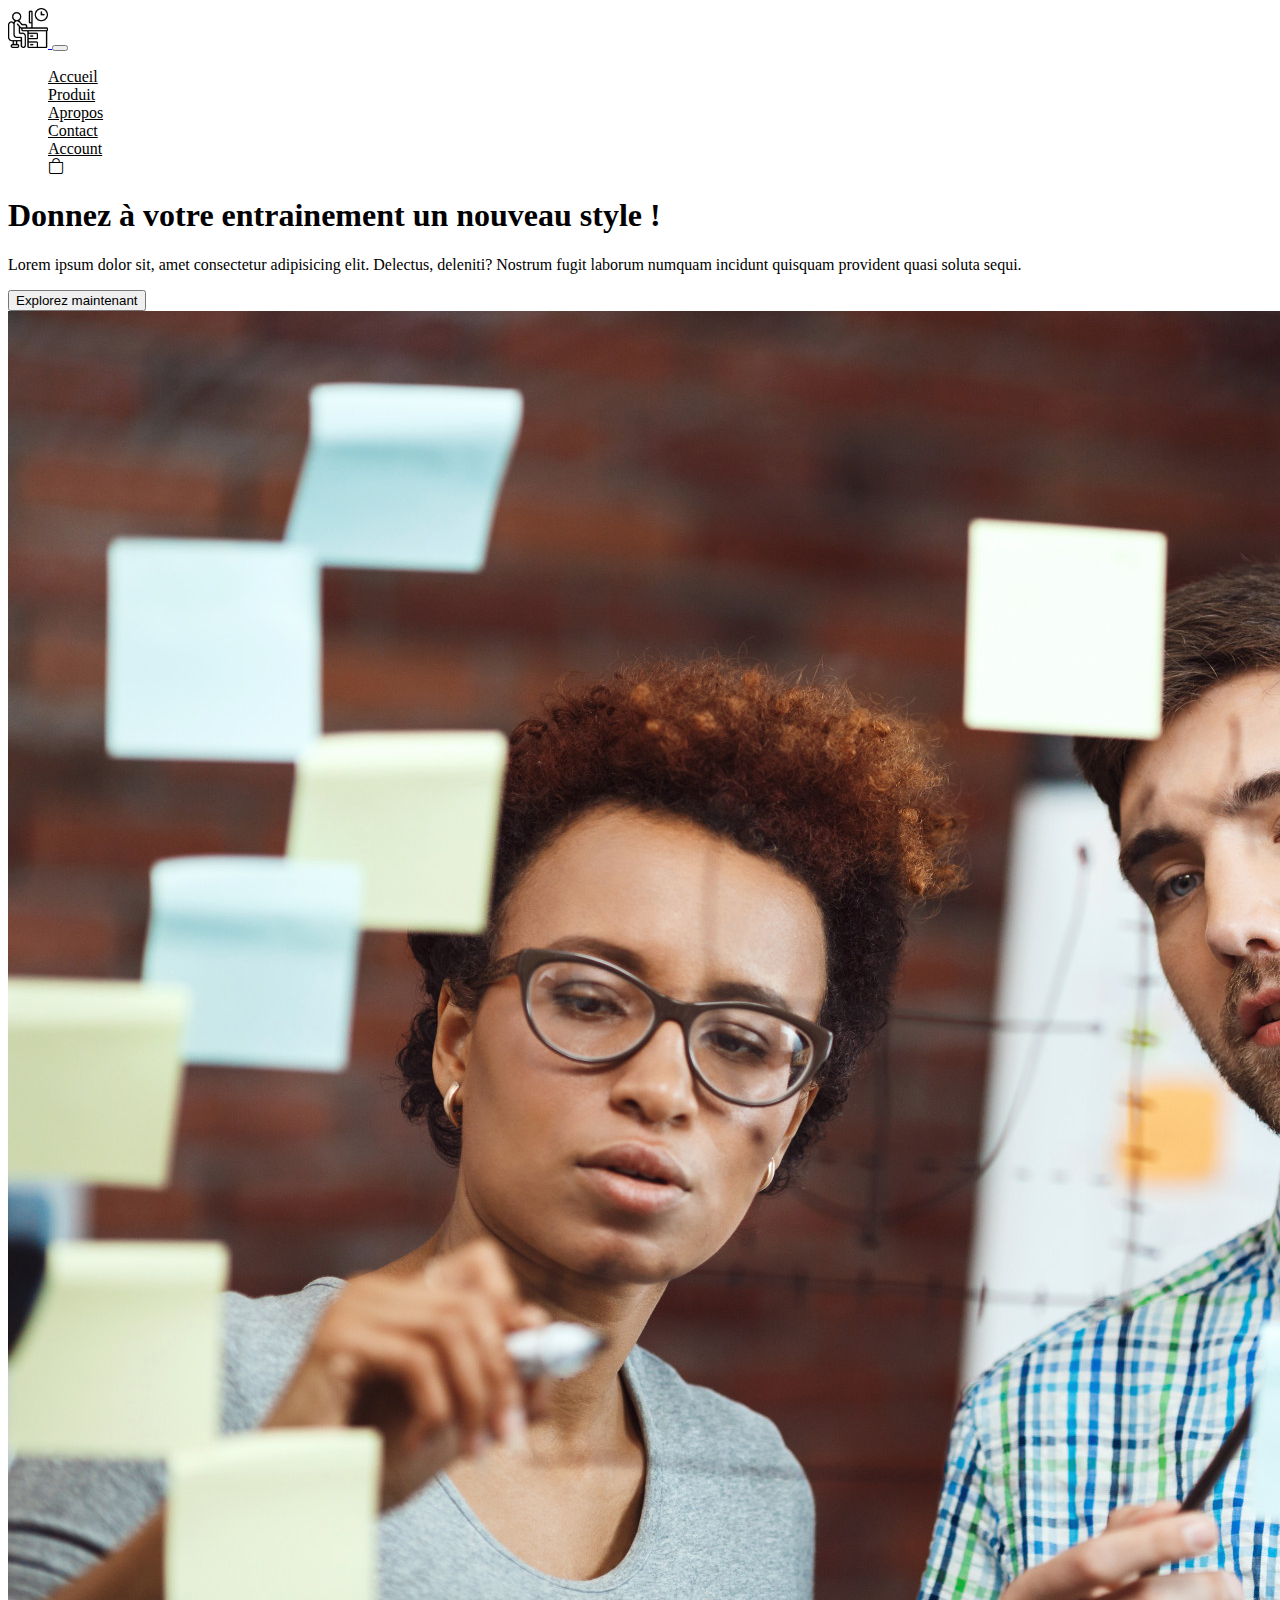
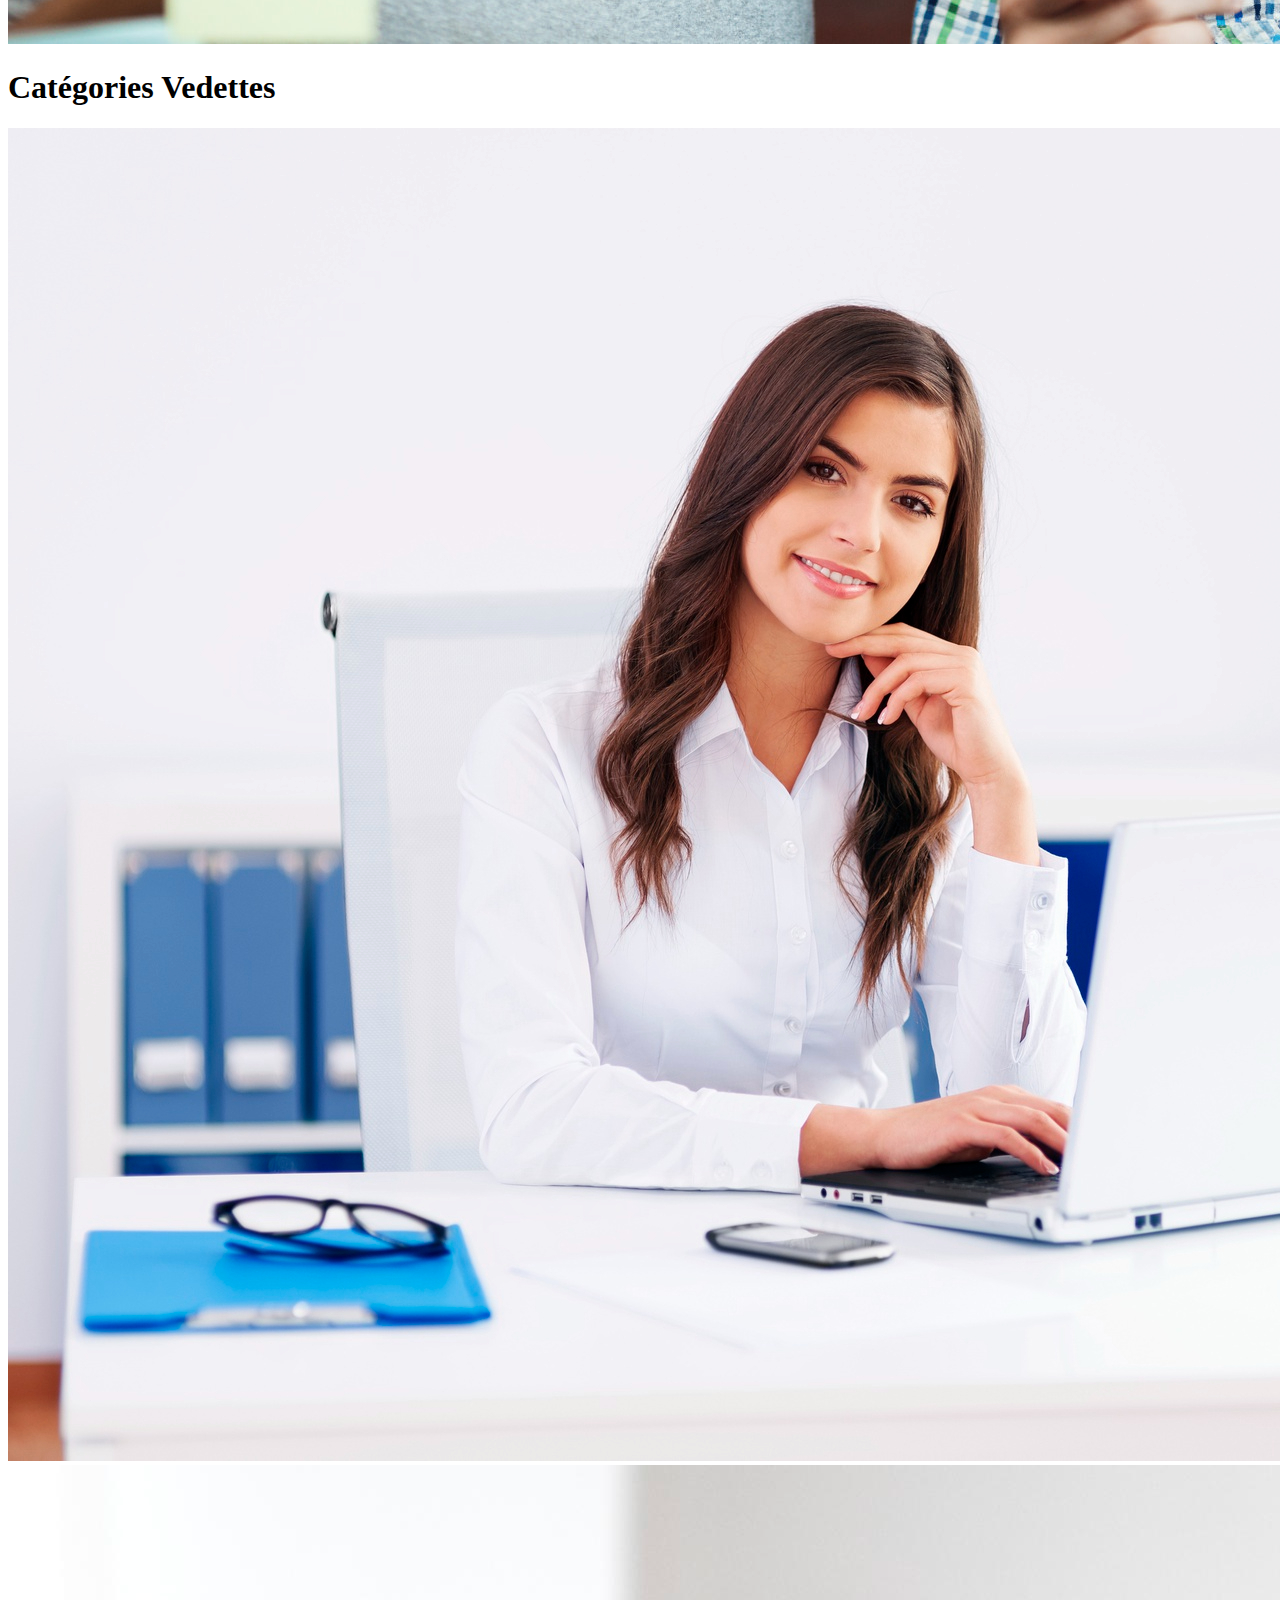
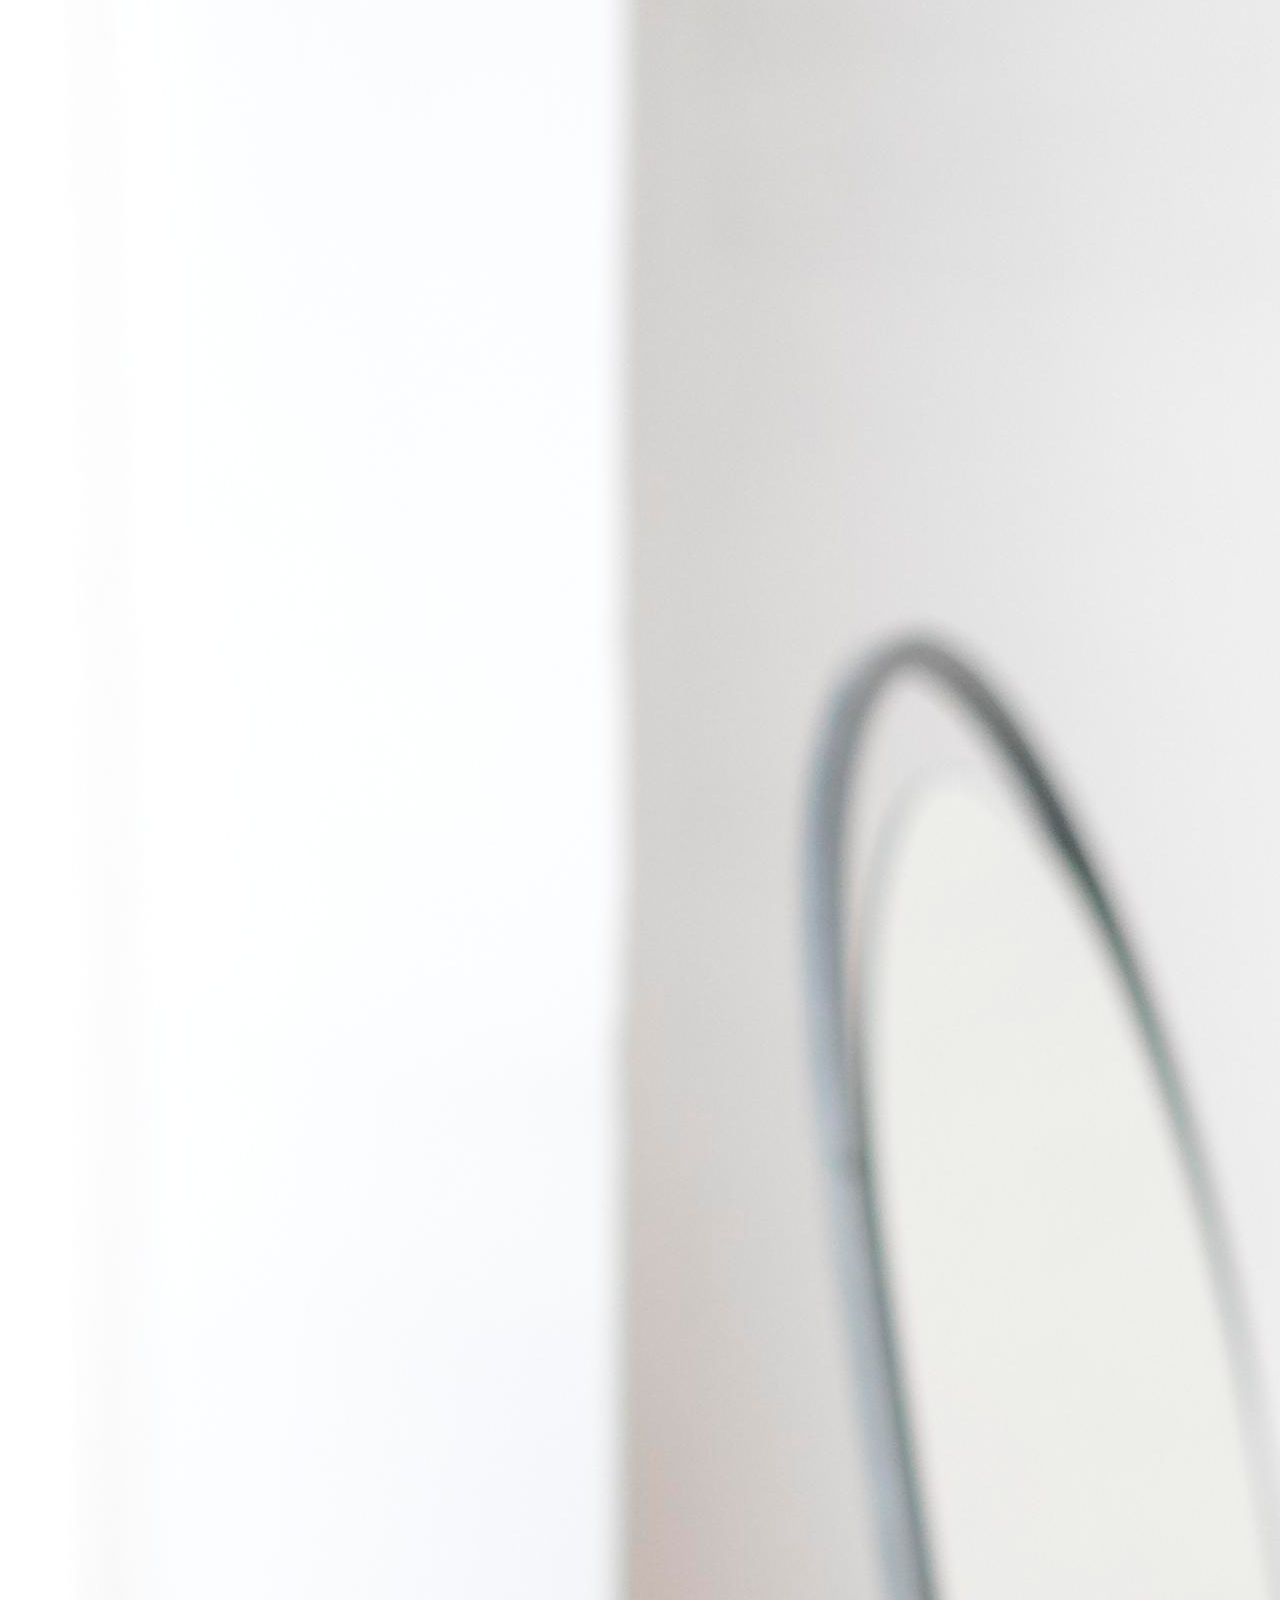
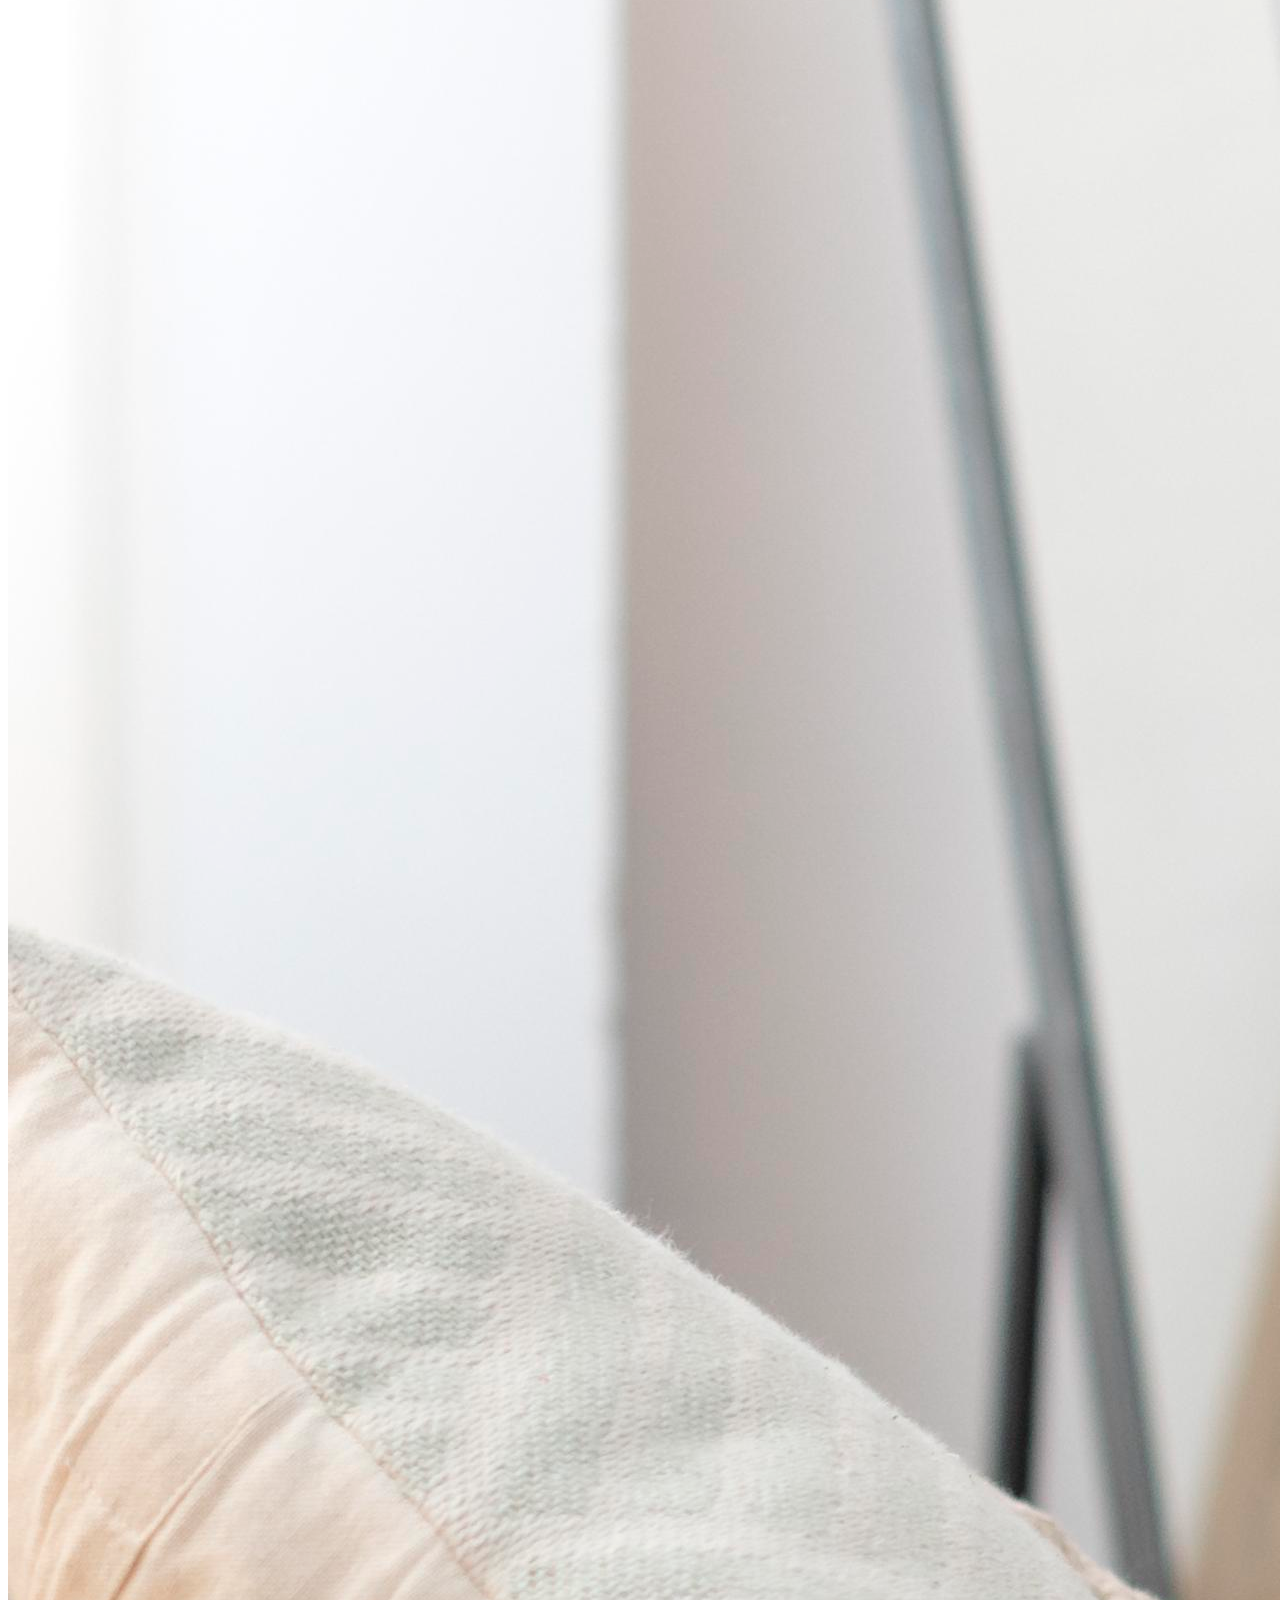
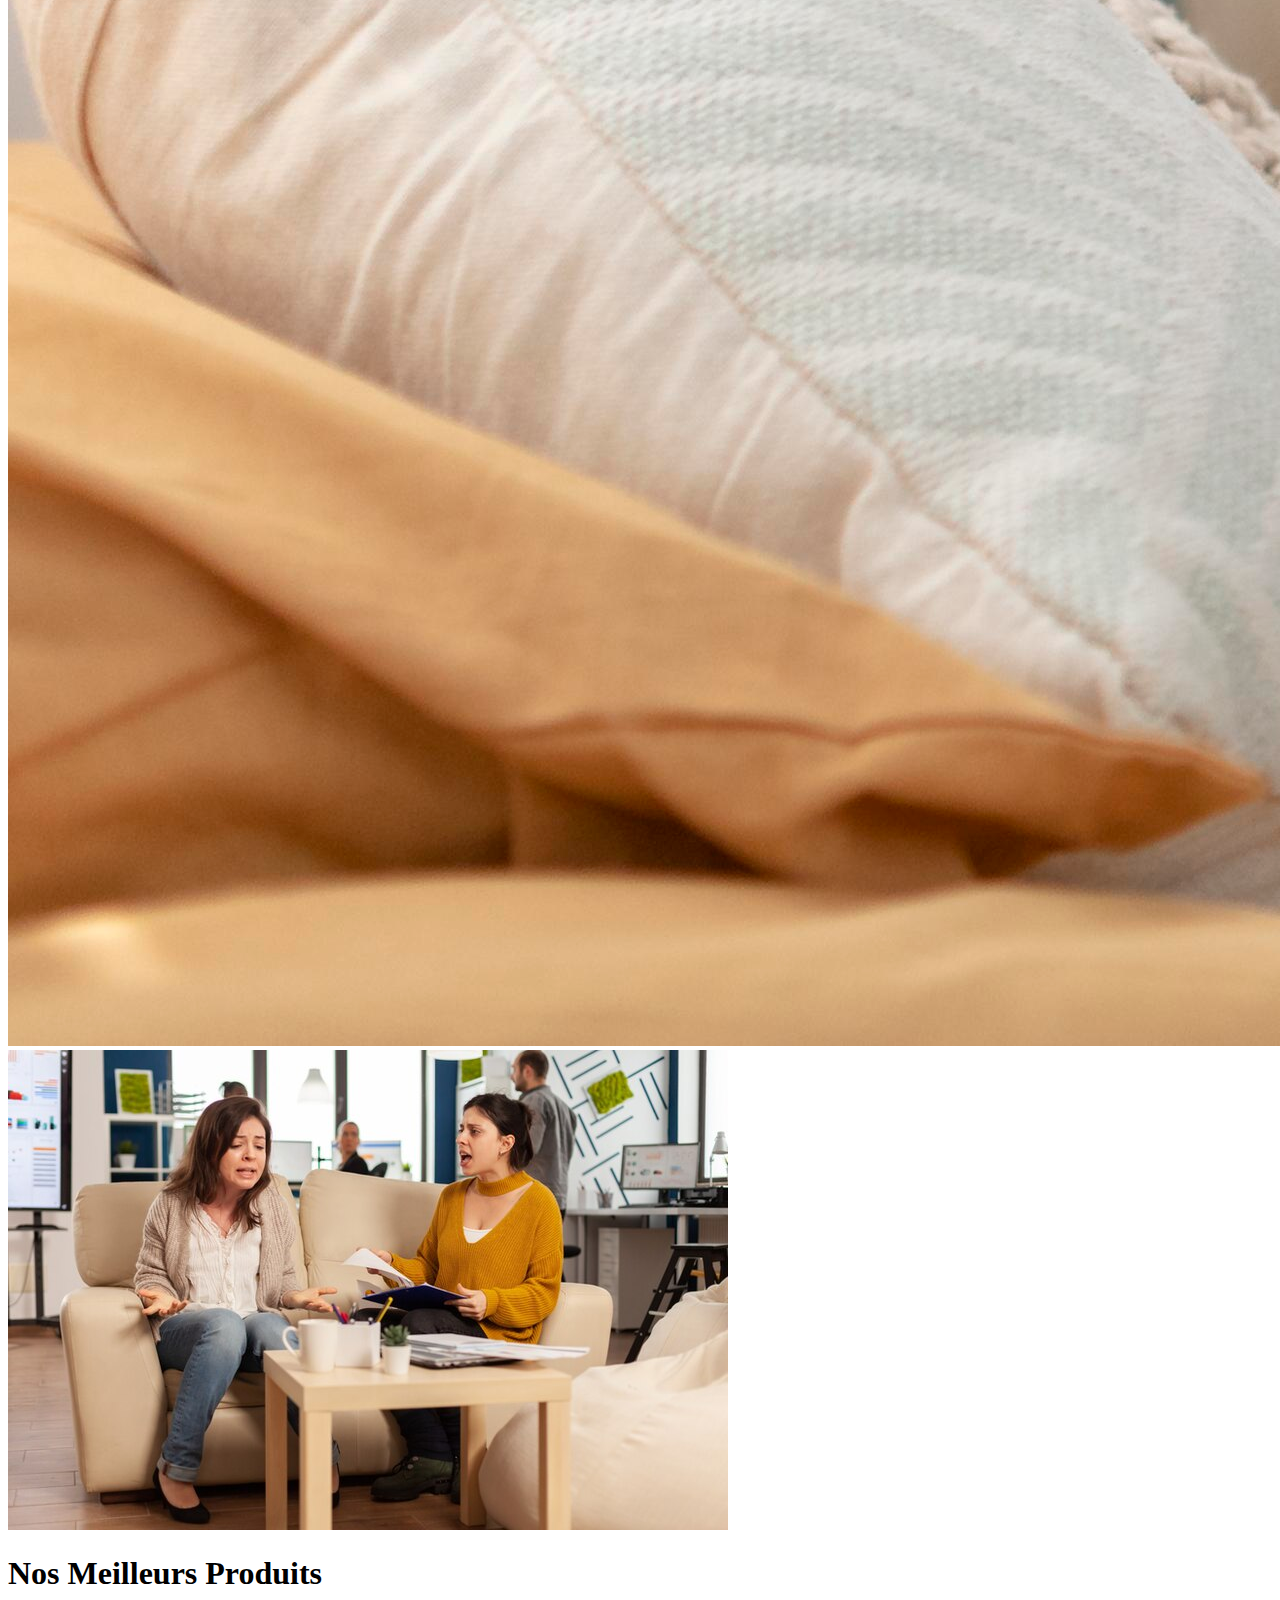
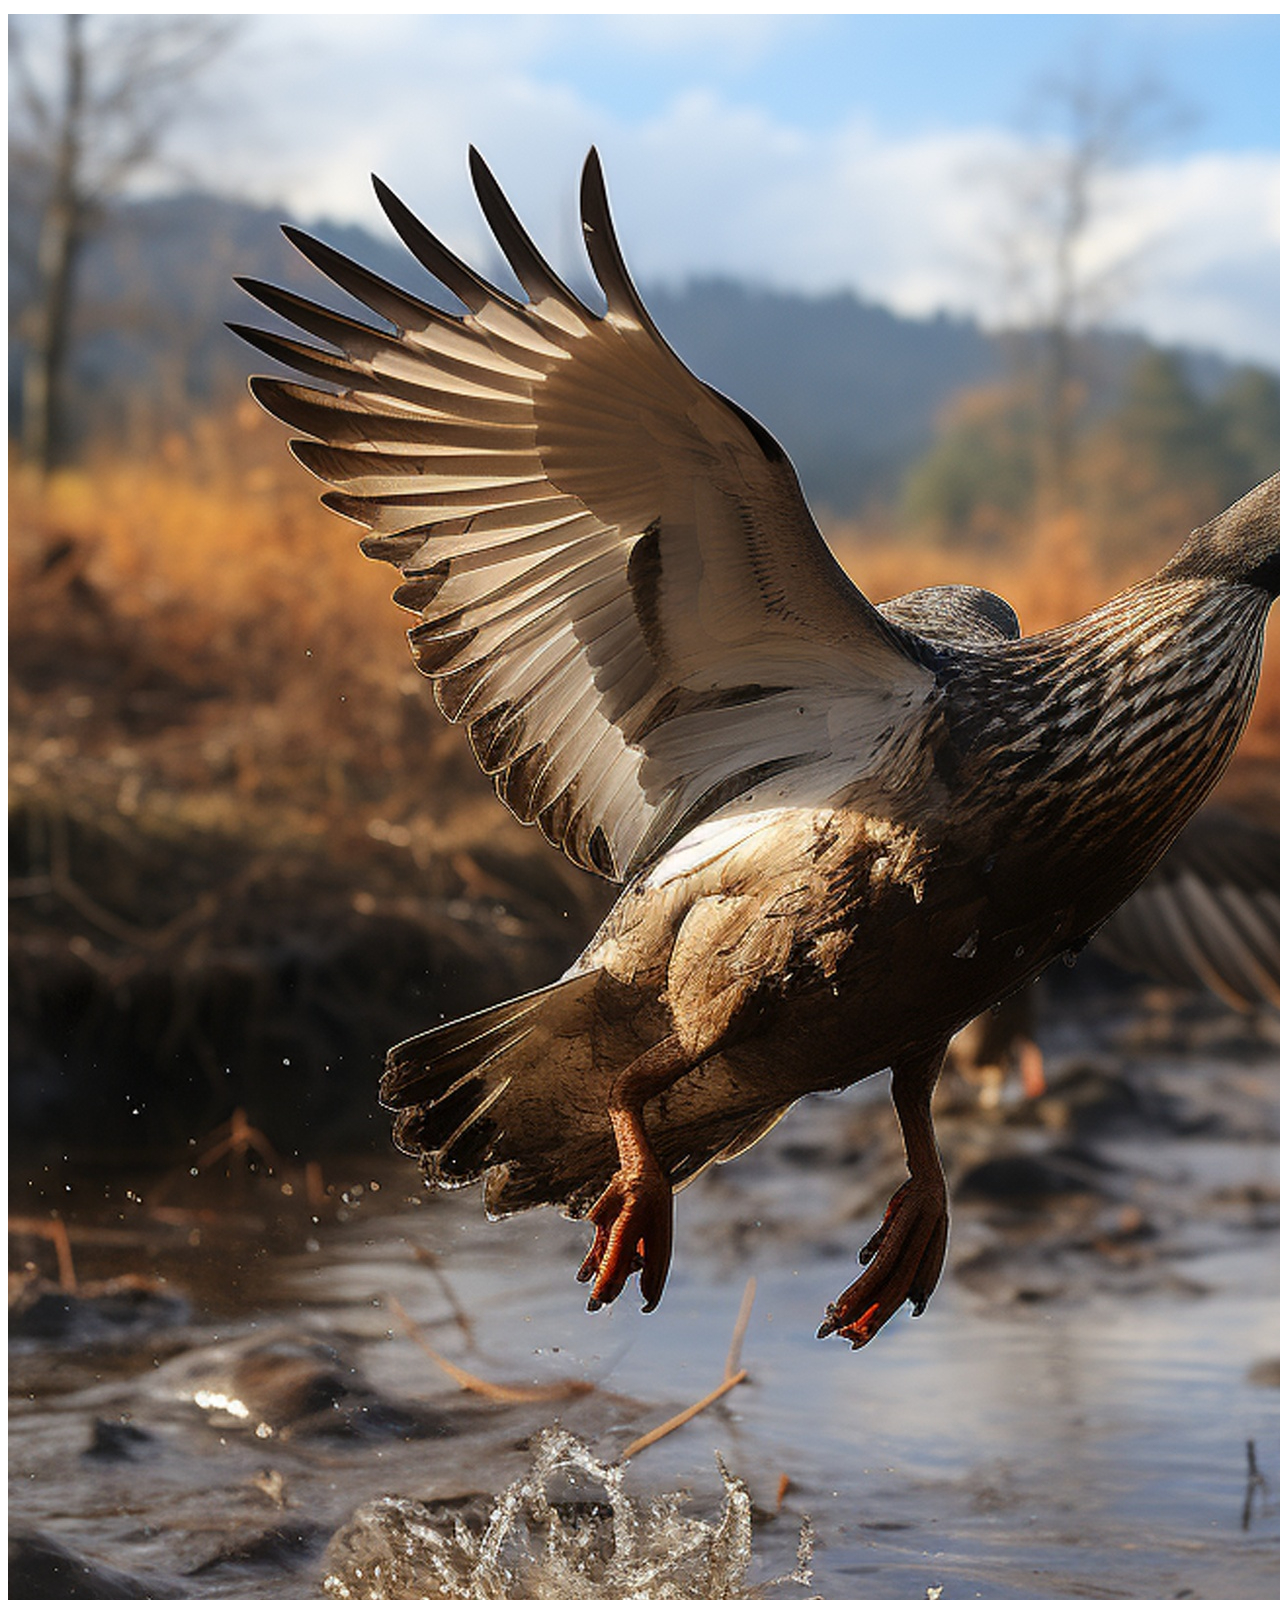
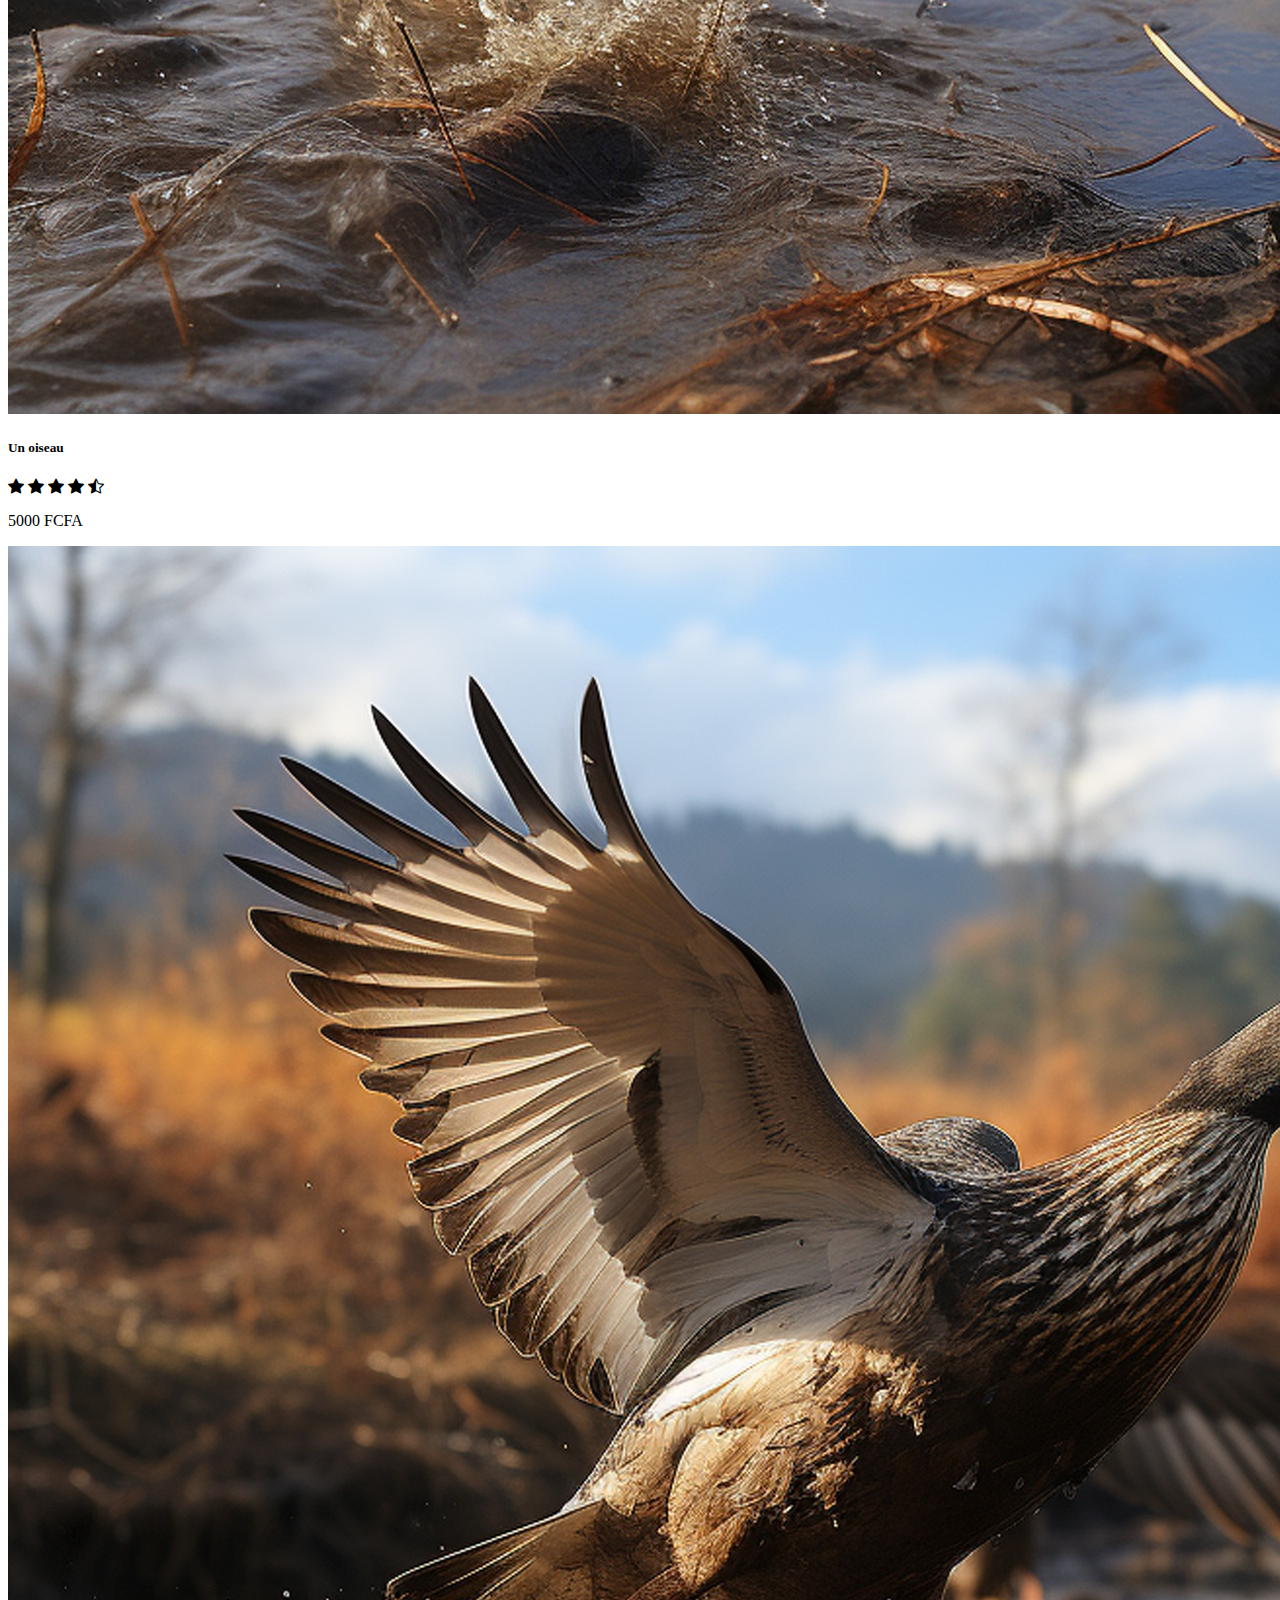
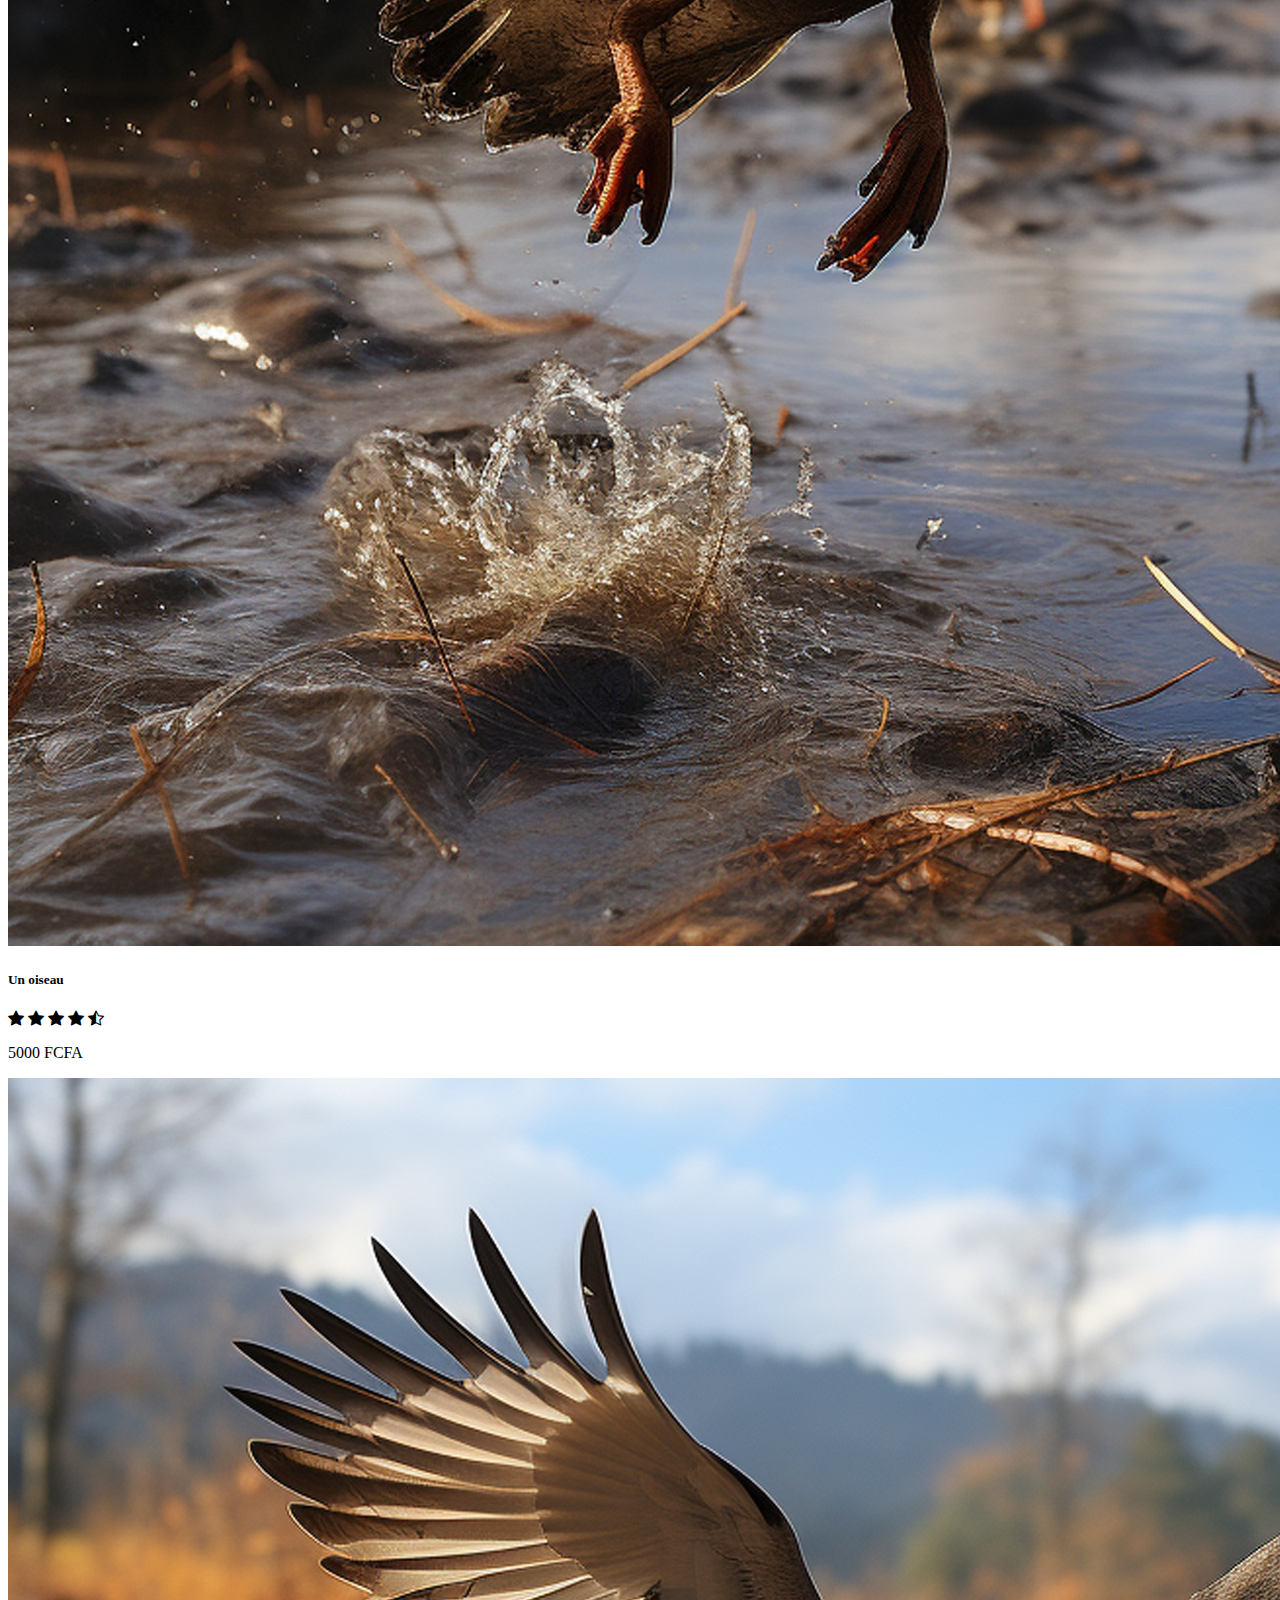
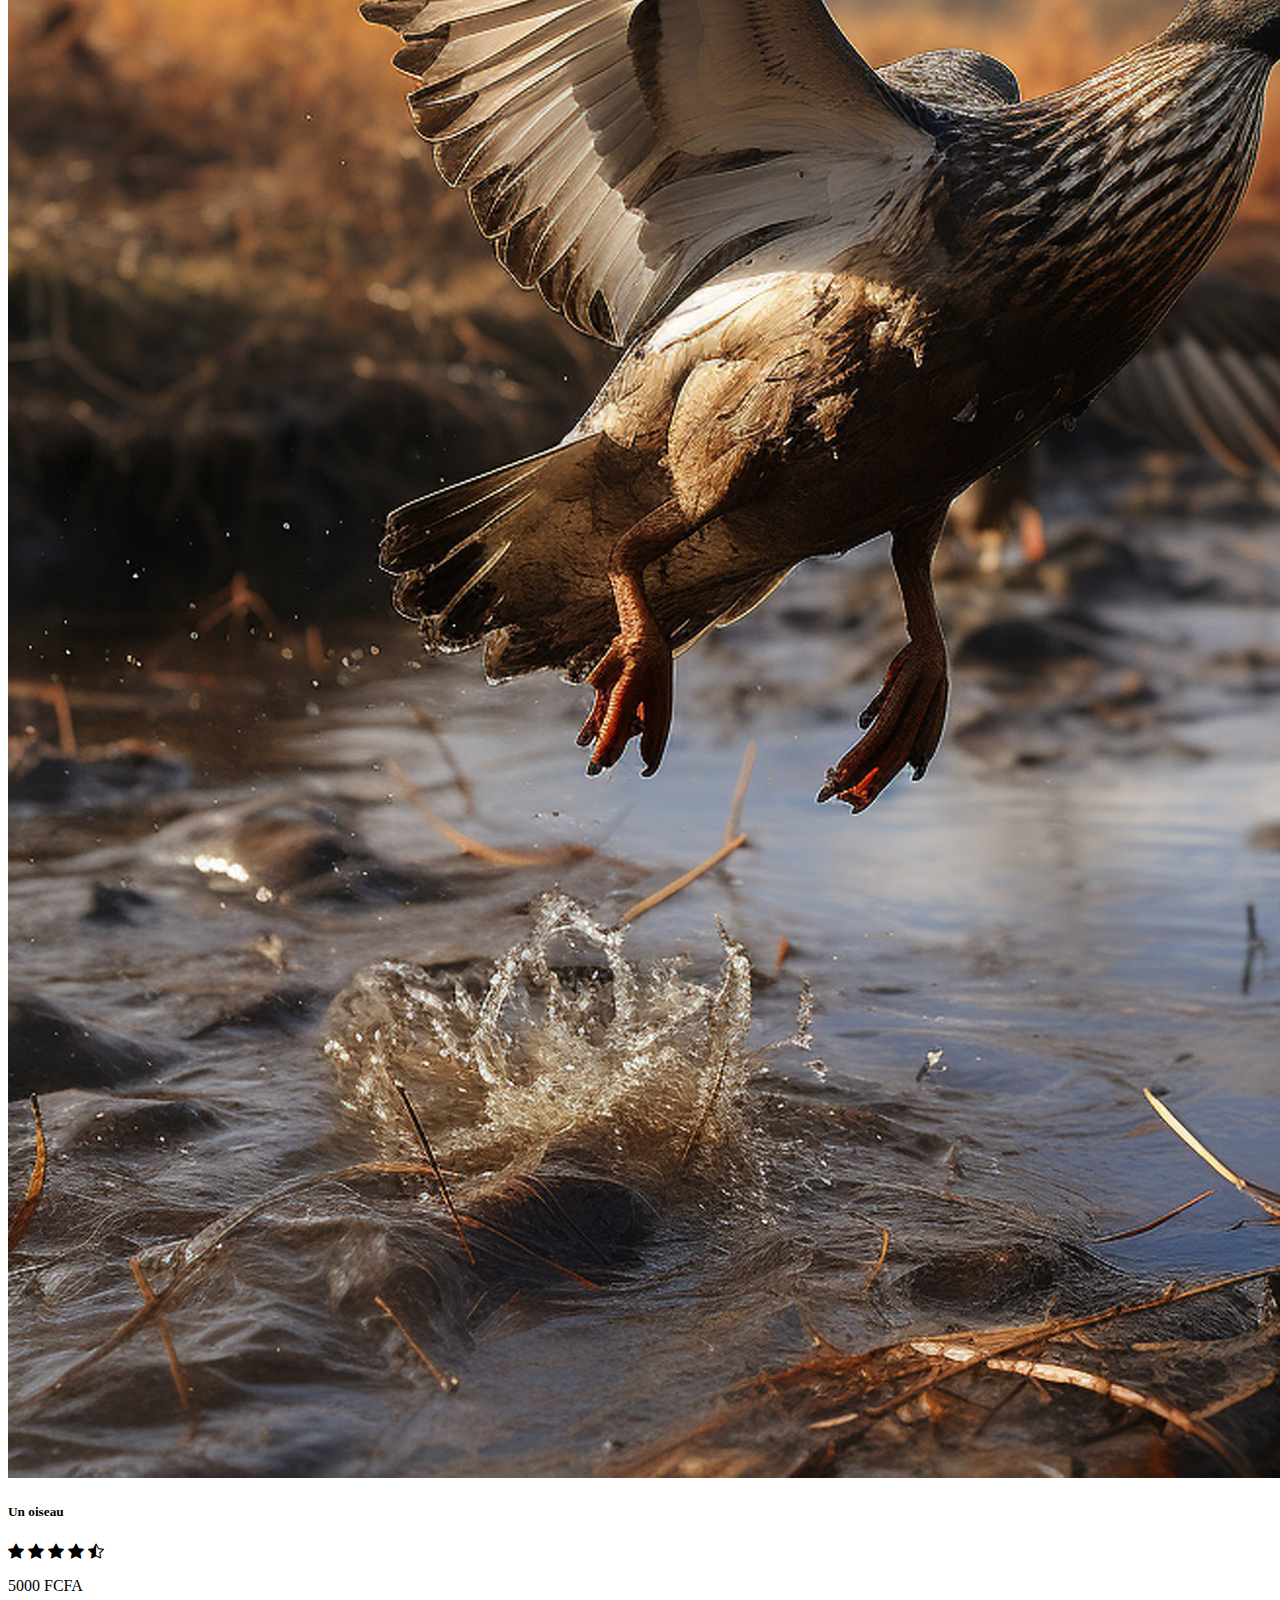
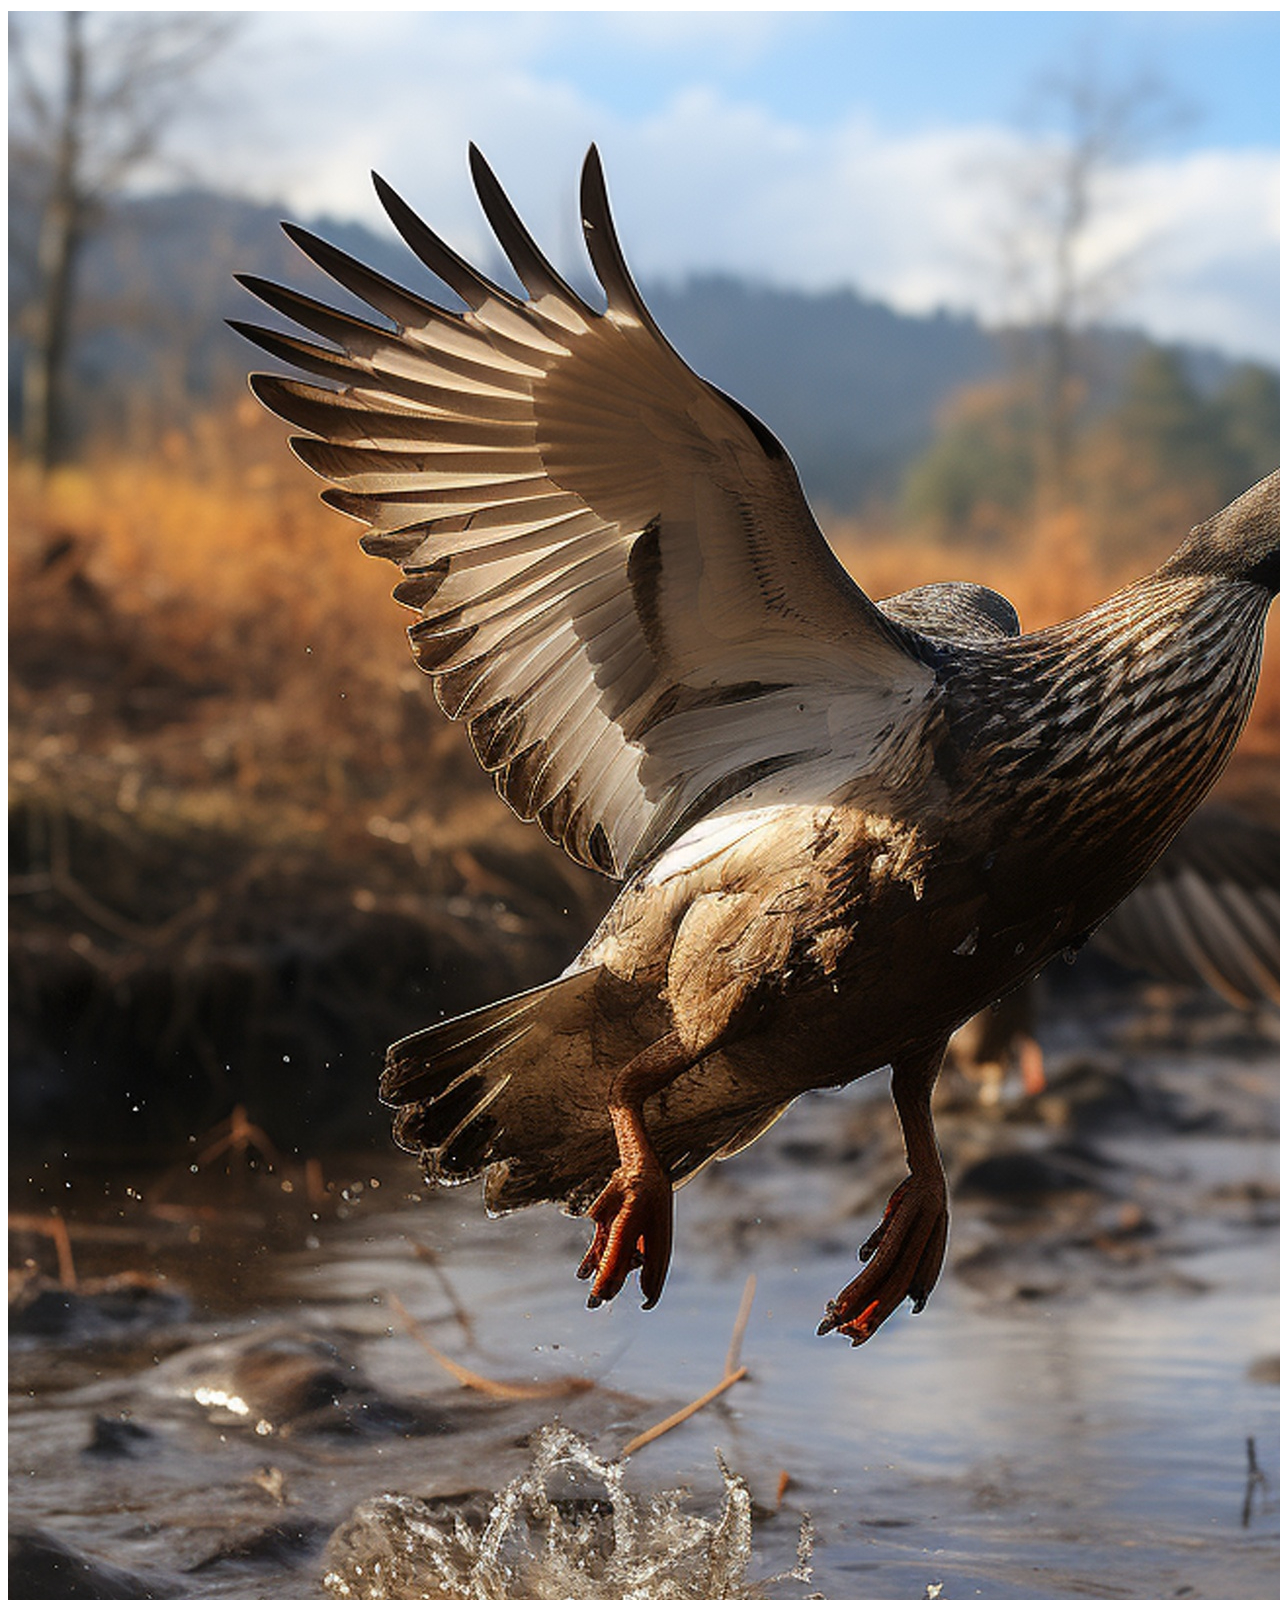
<file: BprooDev/index.html>
<!DOCTYPE html>
<html lang="en">

<head>
    <meta charset="UTF-8">
    <meta http-equiv="X-UA-Compatible" content="IE=edge">
    <meta name="viewport" content="width=device-width, initial-scale=1.0">
    <link href="https://cdn.jsdelivr.net/npm/bootstrap@5.3.2/dist/css/bootstrap.min.css" rel="stylesheet"
        integrity="sha384-T3c6CoIi6uLrA9TneNEoa7RxnatzjcDSCmG1MXxSR1GAsXEV/Dwwykc2MPK8M2HN" crossorigin="anonymous">
    <link rel="stylesheet" href="style.css">

    <title> Projet Bootstrap BprooDev</title>
</head>


<body>

    <header>
      
        <nav class="navbar navbar-expand-lg bg-body-tertiary">
          <div class="container">
            <a class="navbar-brand img-fluid" href="#">
              <img src="./img/travailleur-de-bureau.png" alt="travailleur de bureau" height="40">
            </a>
        
            <button class="navbar-toggler" type="button" data-bs-toggle="collapse" data-bs-target="#navbarSupportedContent"
              aria-controls="navbarSupportedContent" aria-expanded="false" aria-label="Toggle navigation">
              <span class="navbar-toggler-icon"></span>
            </button>
            <div class="collapse navbar-collapse" id="navbarSupportedContent">
              <ul class="navbar-nav ms-auto fw-semibold fs-6 mb-2 mb-lg-0">
                <li class="nav-item">
                  <a class="nav-link active" aria-current="page" href="#">Accueil</a>
                </li>
                <li class="nav-item">
                  <a class="nav-link" href="#">Produit</a>
                </li>
                <li class="nav-item">
                  <a class="nav-link" href="#">Apropos</a>
                </li>
                <li class="nav-item">
                  <a class="nav-link" href="#">Contact</a>
                </li>
                <li class="nav-item">
                  <a class="nav-link" href="#">Account</a>
                </li>
                <li class="nav-item">
                  <a class="nav-link" href="#"><i class="bi bi-bag"></i></a>
                </li>
                
              </ul>
              
            </div>
          </div>
        </nav>
    </header>
       
    <!-- Hero section -->
<section class="bg-light py-5">
  <div class="container text-start">
    <div class="row">
      <div class="col-md-5">
        <h1 class="fw-bold">
          Donnez à votre entrainement un nouveau style !
        </h1>
        <p class="lead my-3">
          Lorem ipsum dolor sit, amet consectetur adipisicing elit. Delectus, deleniti? Nostrum fugit laborum numquam incidunt quisquam provident quasi soluta sequi.
        </p>
        <button class="btn btn-primary btn-lg rounded-pill mb-2">Explorez maintenant</button>
      </div>
      <div class="col-md-7 d-flex justify-content-center">
        <img src="./img/colleagues-making-business-plan-meeting.jpg" alt="femme-travaillant" class="img-fluid w-75">
      </div>
    </div>
  </div>
</section>

  <!-- Catégorie Vedette -->
  <section class="py-5 text-center">
    <div class="container">
      <h1 class="fw-bolder">Catégories Vedettes</h1>
      <div class="row g-2">
        <img src="./img/beautiful-woman-working-office.jpg" alt="" class="col-sm-4">
        <img src="./img/femme-pleine-smiley-se-reposant-ordinateur-portable.jpg" alt="" class="col-sm-4">
        <img src="./img/femmes-affaires-nerveuses-ayant-gros-conflits-disputes-erreurs-documents-projet_482257-5260.jpg" alt="" class="col-sm-4">
      </div>
    </div>
  </section>

  <!-- Meilleurs produits -->
  <section class="py-5">
    <div class="container text-center mb-5">
      <h1 class="fw-bold py-3">Nos Meilleurs Produits</h1>
      <div class="row g-2">
        <div class="col-sm-3">
          <div class="card text-start">
            <img src="./img/oiseau.jpg" class="card-img-top" alt="...">
            <div class="card-body">
              <h5 class="card-title fw-bold ">Un oiseau</h5>
              <div class="d-flex my-2 text-info">
                <i class="bi bi-star-fill"></i>
                <i class="bi bi-star-fill"></i>
                <i class="bi bi-star-fill"></i>
                <i class="bi bi-star-fill"></i>
                <i class="bi bi-star-half"></i>
              </div>
              <p class="card-text">5000 FCFA</p>
            </div>
          </div>
        </div>
        <div class="col-sm-3">
          <div class="card text-start">
            <img src="./img/oiseau.jpg" class="card-img-top" alt="...">
            <div class="card-body">
              <h5 class="card-title fw-bold ">Un oiseau</h5>
              <div class="d-flex my-2 text-info">
                <i class="bi bi-star-fill"></i>
                <i class="bi bi-star-fill"></i>
                <i class="bi bi-star-fill"></i>
                <i class="bi bi-star-fill"></i>
                <i class="bi bi-star-half"></i>
              </div>
              <p class="card-text">5000 FCFA</p>
            </div>
          </div>
        </div>
        <div class="col-sm-3">
          <div class="card text-start">
            <img src="./img/oiseau.jpg" class="card-img-top" alt="...">
            <div class="card-body">
              <h5 class="card-title fw-bold ">Un oiseau</h5>
              <div class="d-flex my-2 text-info ">
                <i class="bi bi-star-fill"></i>
                <i class="bi bi-star-fill"></i>
                <i class="bi bi-star-fill"></i>
                <i class="bi bi-star-fill"></i>
                <i class="bi bi-star-half"></i>
              </div>
              <p class="card-text">5000 FCFA</p>
            </div>
          </div>
        </div>
        <div class="col-sm-3">
          <div class="card text-start">
            <img src="./img/oiseau.jpg" class="card-img-top" alt="...">
            <div class="card-body">
              <h5 class="card-title fw-bold ">Un oiseau</h5>
              <div class="d-flex my-2 text-info">
                <i class="bi bi-star-fill"></i>
                <i class="bi bi-star-fill"></i>
                <i class="bi bi-star-fill"></i>
                <i class="bi bi-star-fill"></i>
                <i class="bi bi-star-half"></i>
              </div>
              <p class="card-text">5000 FCFA</p>
            </div>
          </div>
        </div>
  
      </div>
    </div>
  </section>

  <!-- Plat section -->
  <section class="bg-light mb-5">
    <div class="container py-5">
      <div class="row">
        <div class="col-sm-5">
          <img src="./img/plat-ia.jpg" alt="" class="img-fluid">
        </div>
        <div class="col-sm-7 text-start">
          <h2 class="fw-bold">Du TOFFU Japonais</h2>
          <p class="blockquote-footer mt-1 fs-6">Un délice</p>
          <div>Lorem ipsum dolor sit amet consectetur, adipisicing elit. Esse dolores architecto ipsam et cum blanditiis.</div>
          <button class="btn btn-success btn-lg rounded-pill my-3">Acheter maintenant</button>
        </div>
      </div>
    </div>
  </section>

  <!-- Témoignages -->
  <section class="mb-5">
    <div class="container py-5 text-center">
      <div class="row d-flex justify-content-center g-4">
        <div class="col-sm-3">
          <div class="card p-2">
            <i class="bi bi-quote text-info fs-2"></i>
            <div>Lorem ipsum dolor sit amet consectetur adipisicing elit. Incidunt et, ut quis culpa ab minima.</div>
            <div class="d-flex my-1 text-info justify-content-center">
              <i class="bi bi-star-fill"></i>
              <i class="bi bi-star-fill"></i>
              <i class="bi bi-star-fill"></i>
              <i class="bi bi-star-fill"></i>
              <i class="bi bi-star-half"></i>
            </div>
            <img src="./img/sat.jpg" class="rounded-circle w-25 mx-auto" alt="">
            <div class="card-title fw-bold">Satlen SALAKO</div>
          </div>
        </div>
        <div class="col-sm-3">
          <div class="card p-2">
            <i class="bi bi-quote text-info fs-2"></i>
            <div>Lorem ipsum dolor sit amet consectetur adipisicing elit. Incidunt et, ut quis culpa ab minima.</div>
            <div class="d-flex my-1 text-info justify-content-center">
              <i class="bi bi-star-fill"></i>
              <i class="bi bi-star-fill"></i>
              <i class="bi bi-star-fill"></i>
              <i class="bi bi-star-fill"></i>
              <i class="bi bi-star-half"></i>
            </div>
            <img src="./img/sat.jpg" class="rounded-circle w-25 mx-auto" alt="">
            <div class="card-title fw-bold">Satlen SALAKO</div>
          </div>
        </div>
        <div class="col-sm-3">
          <div class="card p-2">
            <i class="bi bi-quote text-info fs-2"></i>
            <div>Lorem ipsum dolor sit amet consectetur adipisicing elit. Incidunt et, ut quis culpa ab minima.</div>
            <div class="d-flex my-1 text-info justify-content-center">
              <i class="bi bi-star-fill"></i>
              <i class="bi bi-star-fill"></i>
              <i class="bi bi-star-fill"></i>
              <i class="bi bi-star-fill"></i>
              <i class="bi bi-star-half"></i>
            </div>
            <img src="./img/sat.jpg" class="rounded-circle w-25 mx-auto" alt="">
            <div class="card-title fw-bold">Satlen SALAKO</div>
          </div>
        </div>
      </div>
    </div>
  </section>

  <!-- Partners -->
  <section class="mb-5">
    <div class="container p-3">
      <div class="d-sm-flex justify-content-center">
        <img src="./img/paypal.png"  height="40" alt="" class="me-5">
        <img src="./img/coca-cola.png"  height="40" alt="" class="me-5">
        <img src="./img/philips.png" height="40" alt="" >
      </div>
    </div>
  </section>

  <!-- Footer -->
  <section class="bg-dark">
    <div class="container py-5">
      <div class="row text-center text-white">
        <div class="col-sm-4">
          <h5 class="text-white-50">Télécharger notre appli</h5>
          <p class="">Téléharger l'application pour téléphone mobile android et ios</p>
          <div class="d-flex justify-content-center">
            <img src="./img/appstore.png" alt="" height="30" class="mx-1">
            <img src="./img/playstore.png" alt="" height="30">
          </div>
        </div>
        <div class="col-sm-3">
          <img src="./img/travailleur-de-bureau.png" height="50" alt="">
          <p class="">Notre objectif est de rendre durablement le plaisir et les bienfaits du sport accessible à tous.</p>
        </div>
        <div class="col-sm-2">
          <h5 class="text-white-50">Liens utiles</h5>
          <li>
            <a href="#">Coupons</a>
            <a href="#">Article de blog</a>
            <a href="#">Politique de retour</a>
            <a href="#">Témoignez l' affiliation</a>
          </li>
        </div>
        <div class="col-sm-2">
          <h5 class="text-white-50">Suivez-nous</h5>
          <li>
            <a href="#">Facebook</a>
            <a href="#">Twitter</a>
            <a href="#">Instagram</a>
            <a href="#">Youtube</a>
          </li>
        </div>
      </div>
    </div>
  </section>
</body>

</html>
</file>
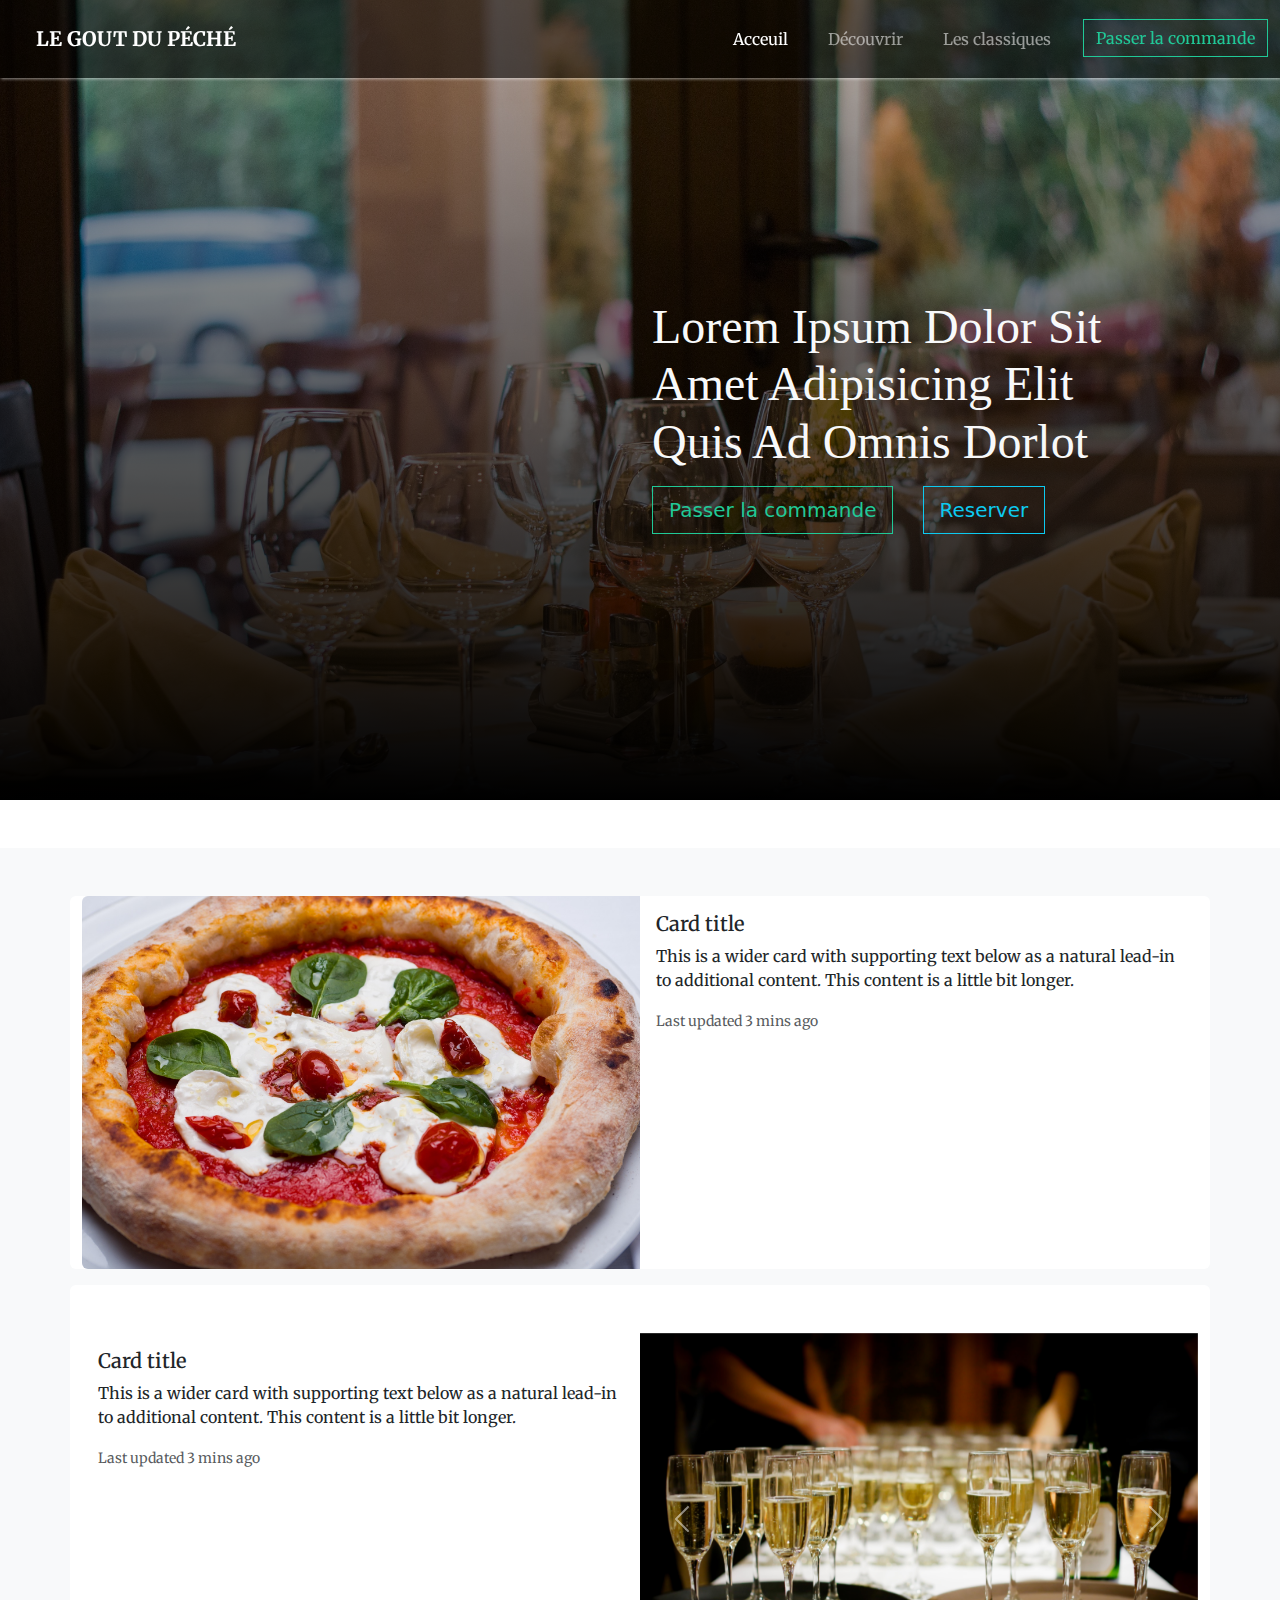
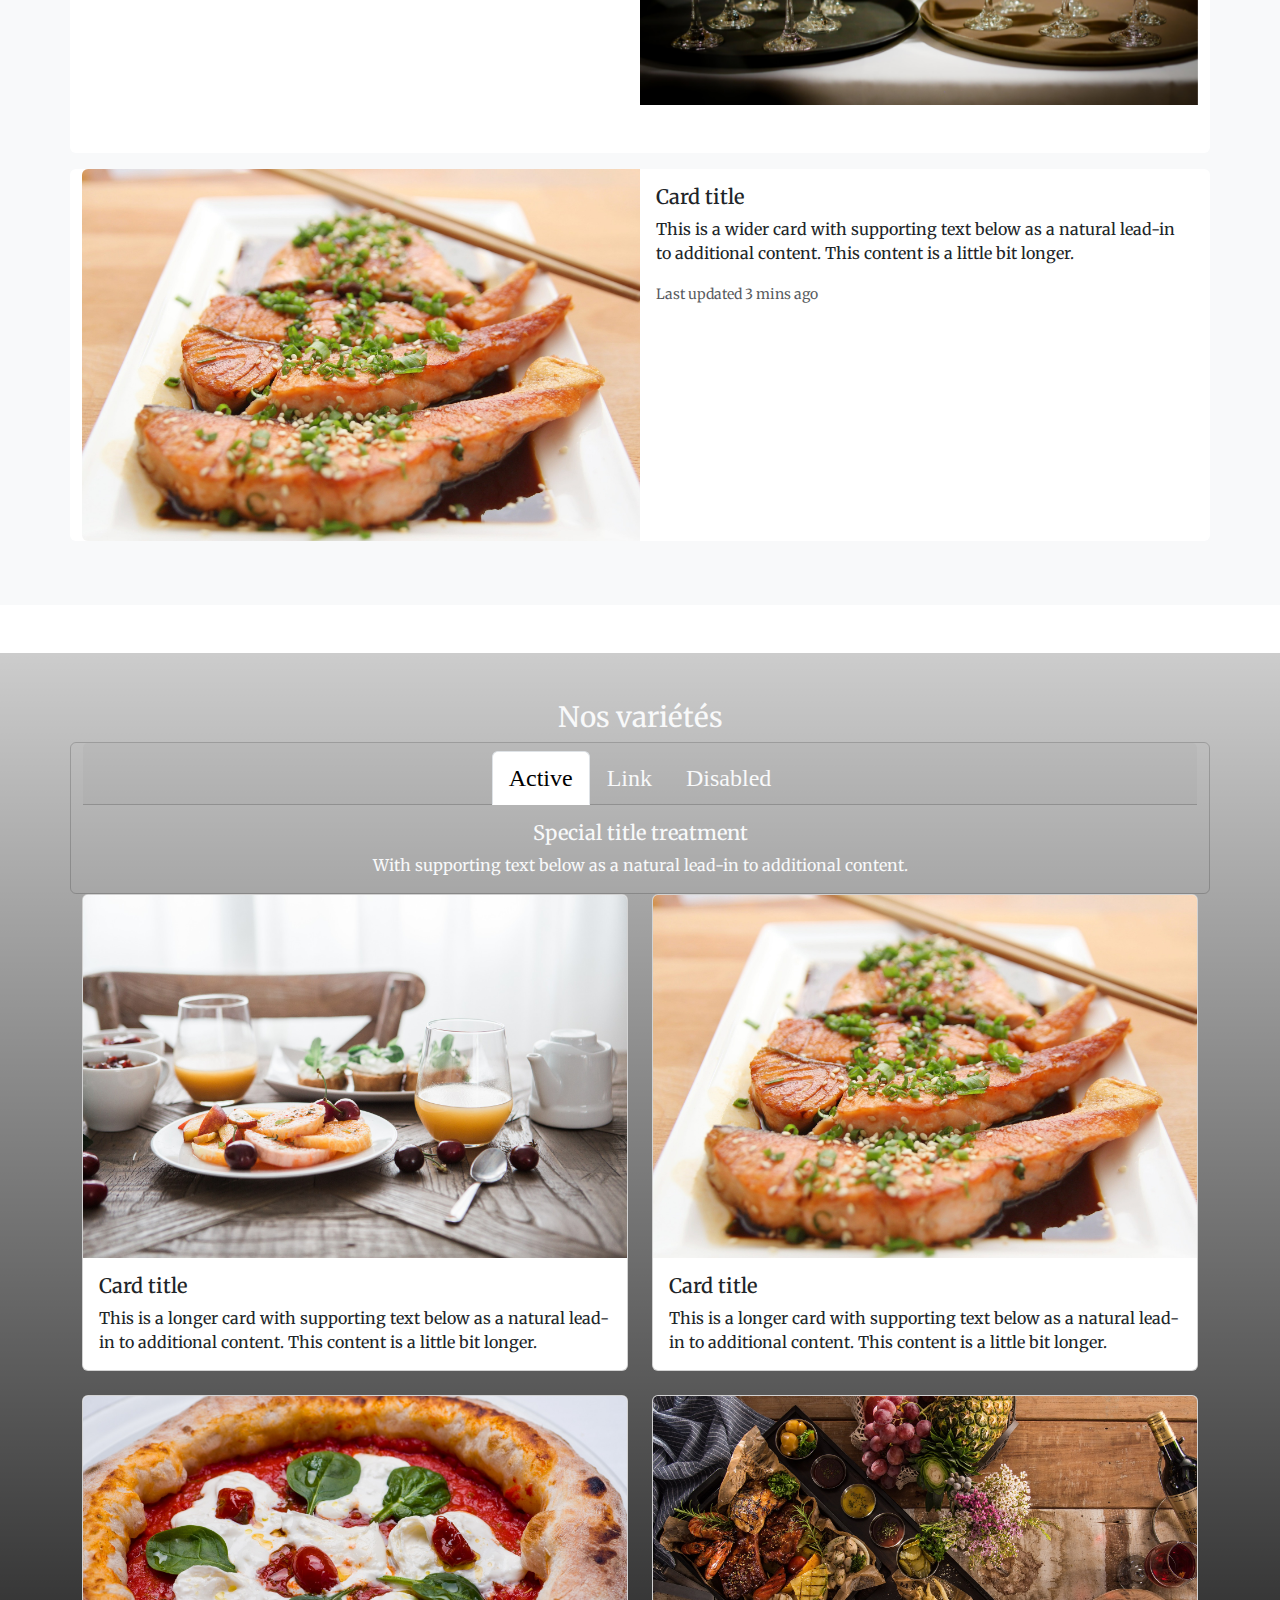
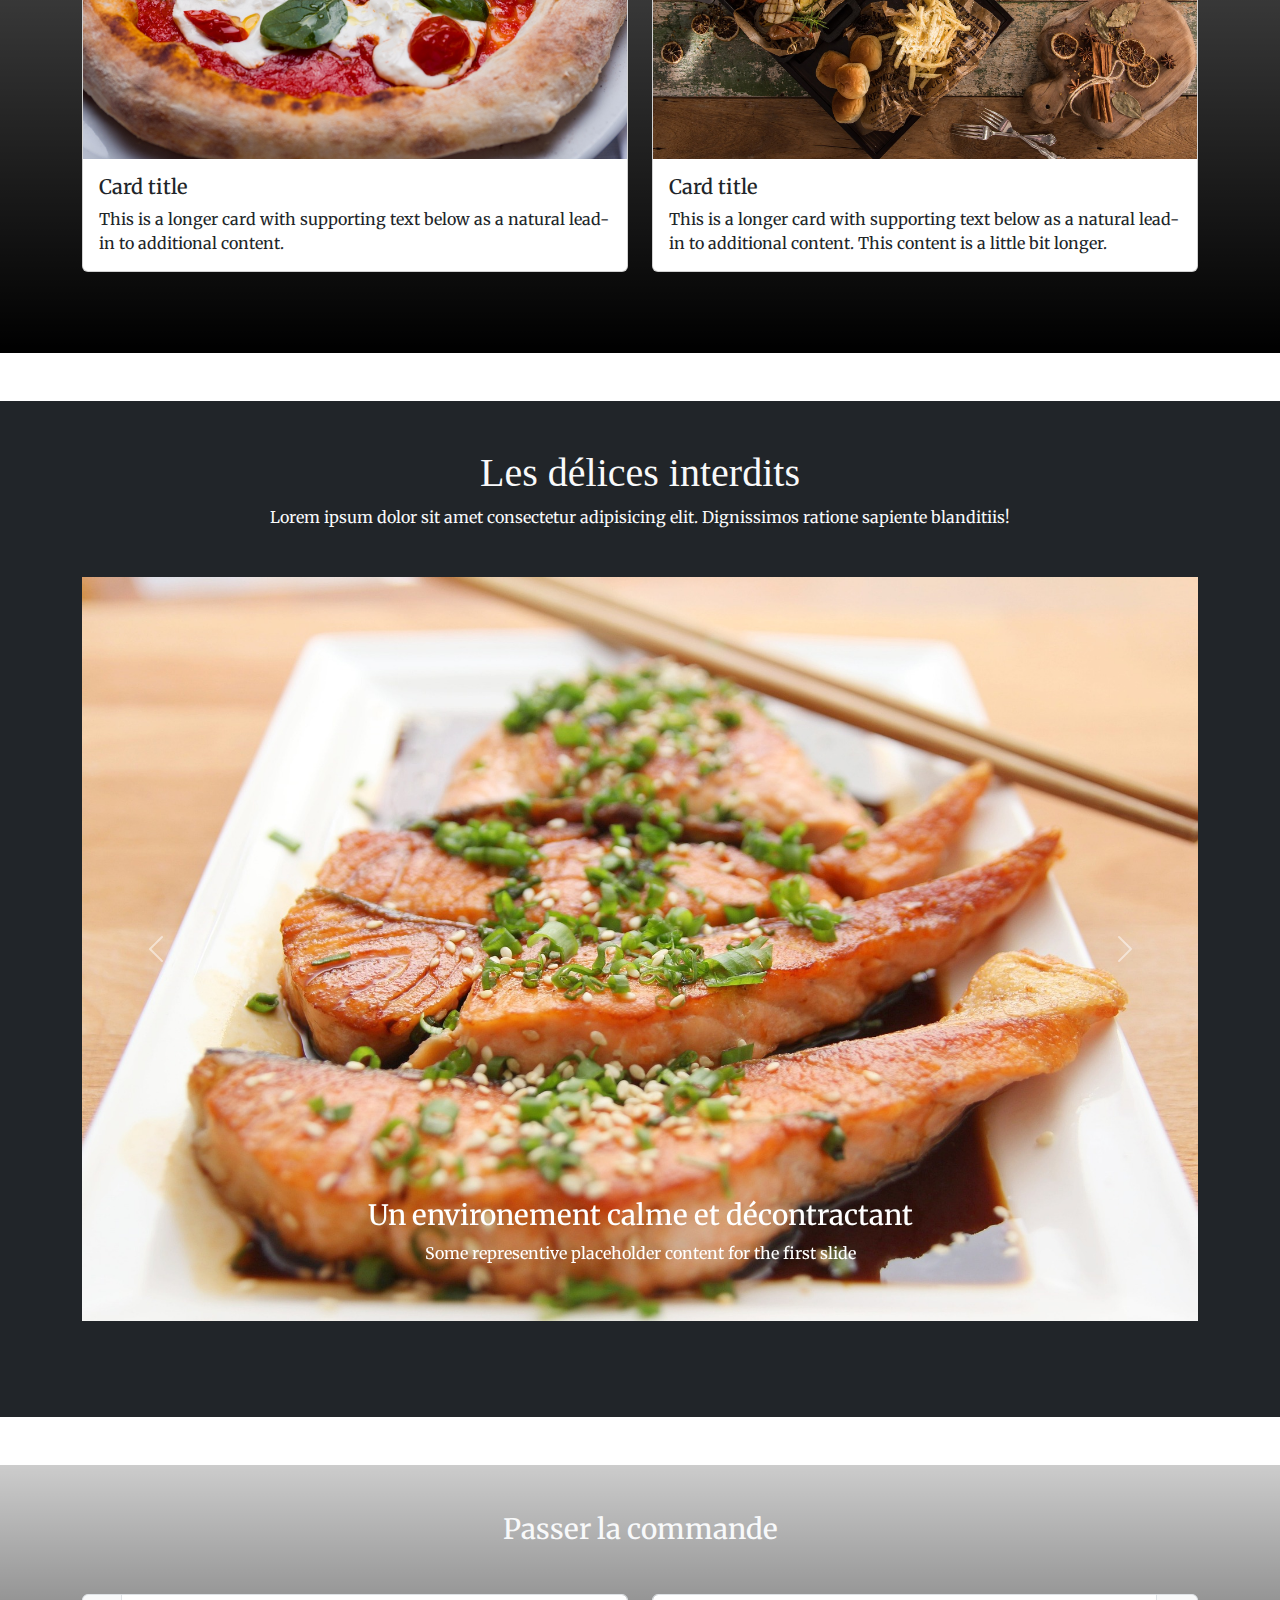
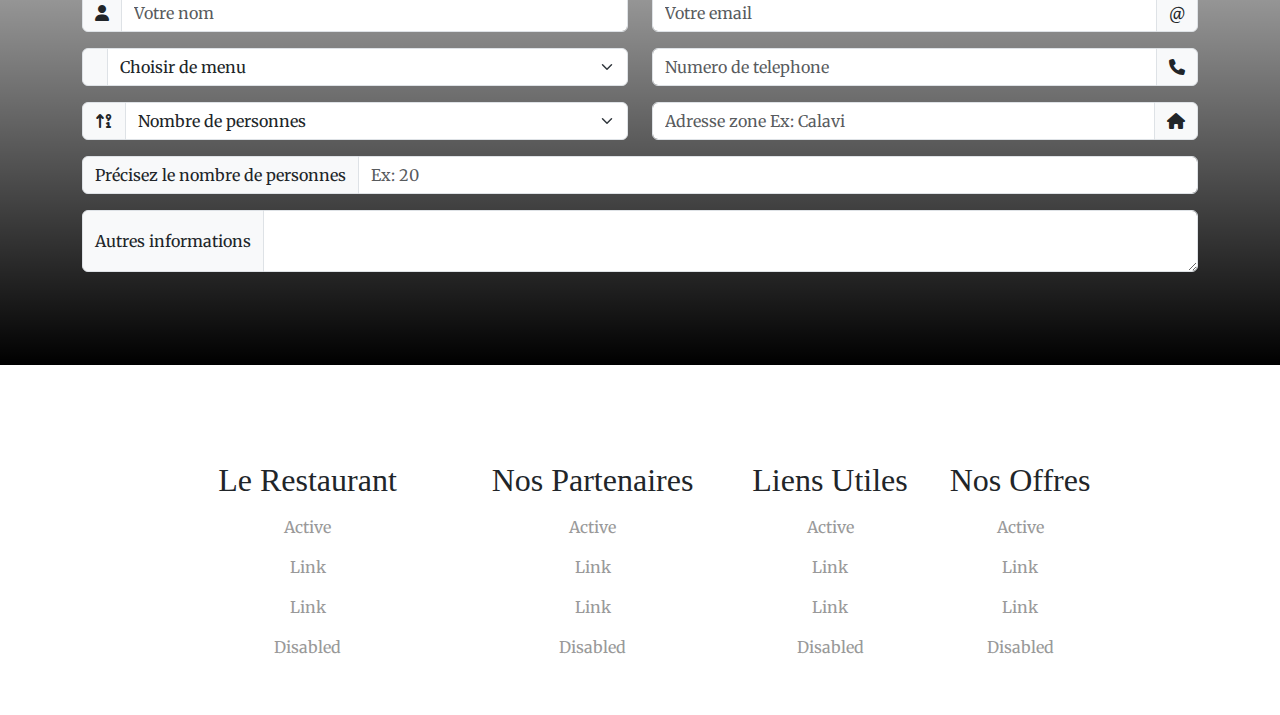
<file: Coding-City/index.html>
<!DOCTYPE html>
<html lang="en">
<head>
    <meta charset="UTF-8">
    <meta http-equiv="X-UA-Compatible" content="IE=edge">
    <meta name="viewport" content="width=device-width, initial-scale=1.0">
    <link href= "assets/css/bootstrap.min.css" rel="stylesheet" />
    <link rel="stylesheet" href="./assets/css/style.css">
    <!-- Fontawesome link -->
    <link rel="stylesheet" href="https://cdnjs.cloudflare.com/ajax/libs/font-awesome/6.5.1/css/all.min.css" />
    <title>coding city</title>
</head>
<body>
    <nav class=" cc-navbar navbar navbar-expand-lg navbar-dark position-fixed w-100">
        <div class="container-fluid">
          <a class="navbar-brand text-uppercase mx-4 py-3  fw-bolder" href="#">Le Gout du Péché</a>
          <button class="navbar-toggler" type="button" data-bs-toggle="collapse" data-bs-target="#navbarSupportedContent" aria-controls="navbarSupportedContent" aria-expanded="false" aria-label="Toggle navigation">
            <span class="navbar-toggler-icon"></span>
          </button>
          <div class="collapse navbar-collapse" id="navbarSupportedContent">
            <ul class="navbar-nav ms-auto mb-2 mb-lg-0">
              <li class="nav-item">
                <a class="nav-link me-4 active" aria-current="page" href="#">Acceuil</a>
              </li>
              <li class="nav-item">
                <a class="nav-link me-4" href="#">Découvrir</a>
              </li>
              <li class="nav-item">
                <a class="nav-link me-4" href="#">Les classiques</a>
              </li>
              <li class="nav-item">
                <a class="btn btn-order rounded-0 " href="#">Passer la commande</a>
              </li>
              
            </ul>
        
          </div>
        </div>
      </nav>
      <!-- banner -->
      <section class="banner pt-5 d-flex justify-content-center align-items-center">
        <!-- Comme il y a qu'une seule boite de la portée de container, tout mon banner sera centrer -->
        <div class="container">
            <div class="row">
                <div class="col-md-6"></div>
                <div class="col-md-6">
                    <h1 class="redressed text-light  text-capitalize banner-text ">Lorem ipsum dolor sit amet adipisicing elit <br/> Quis ad omnis dorlot</h1>
                    <p>
                        <div class="btn btn-order rounded-0 .merriweather me-4 btn-lg">Passer la commande</div>
                    <div class="btn btn-outline-info rounded-0 btn-lg .merriweather">Reserver</div>
                    </p>
                </div>
            </div>
        </div>
      </section>

      <!-- allcard -->
      <section class="allcard my-5 merriweather bg-light">
        <div class="container py-5">
            <div class="row">
                <div class="card mb-3 border-0">
                    <div class="row g-0">
                      <div class="col-md-6">
                        <img src="./assets/img/pizza-2.jpg" class="img-fluid rounded-start" alt="...">
                      </div>
                      <div class="col-md-6">
                        <div class="card-body">
                          <h5 class="card-title">Card title</h5>
                          <p class="card-text">This is a wider card with supporting text below as a natural lead-in to additional content. This content is a little bit longer.</p>
                          <p class="card-text"><small class="text-body-secondary">Last updated 3 mins ago</small></p>
                        </div>
                      </div>
                    </div>
                  </div>

                  <div class="card mb-3 border-0 py-5">
                    <div class="row g-0">
                      <div class="col-md-6">
                        <div class="card-body">
                          <h5 class="card-title">Card title</h5>
                          <p class="card-text">This is a wider card with supporting text below as a natural lead-in to additional content. This content is a little bit longer.</p>
                          <p class="card-text"><small class="text-body-secondary">Last updated 3 mins ago</small></p>
                        </div>
                      </div>
                      <div class="col-md-6">
                        <div id="carouselExample" class="carousel slide">
                            <div class="carousel-inner">
                              <div class="carousel-item active">
                                <img src="./assets/img/drinks-2.jpg" class="d-block w-100" alt="...">
                              </div>
                              <div class="carousel-item">
                                <img src="./assets/img/banner.jpg" class="d-block w-100" alt="...">
                              </div>
                              <div class="carousel-item">
                                <img src="./assets/img/food.jpg" class="d-block w-100" alt="...">
                              </div>
                            </div>
                            <button class="carousel-control-prev" type="button" data-bs-target="#carouselExample" data-bs-slide="prev">
                              <span class="carousel-control-prev-icon" aria-hidden="true"></span>
                              <span class="visually-hidden">Previous</span>
                            </button>
                            <button class="carousel-control-next" type="button" data-bs-target="#carouselExample" data-bs-slide="next">
                              <span class="carousel-control-next-icon" aria-hidden="true"></span>
                              <span class="visually-hidden">Next</span>
                            </button>
                          </div>
                      </div>
                    </div>
                  </div>

                  <div class="card mb-3 border-0">
                    <div class="row g-0">
                      <div class="col-md-6">
                        <img src="./assets/img/food.jpg" class="img-fluid rounded-start" alt="...">
                      </div>
                      <div class="col-md-6">
                        <div class="card-body">
                          <h5 class="card-title">Card title</h5>
                          <p class="card-text">This is a wider card with supporting text below as a natural lead-in to additional content. This content is a little bit longer.</p>
                          <p class="card-text"><small class="text-body-secondary">Last updated 3 mins ago</small></p>
                        </div>
                      </div>
                    </div>
                  </div>
            </div>
            
        </div>
      </section>

      <!-- new-menu -->
      <section class="new-menu mb-5">
        <div class="container py-5 merriweather"> 
            <div class="row">
                <h3 class="text-center text-light">Nos variétés</h3>
                <div class="card text-center bg-transparent text-light">
                    <div class="card-header redressed fs-4 ">
                      <ul class="nav nav-tabs card-header-tabs justify-content-center">
                        <li class="nav-item">
                          <a class="nav-link  active" aria-current="true" href="#">Active</a>
                        </li>
                        <li class="nav-item">
                          <a class="nav-link text-light" href="#">Link</a>
                        </li>
                        <li class="nav-item">
                          <a class="nav-link text-light" aria-disabled="true">Disabled</a>
                        </li>
                      </ul>
                    </div>
                    <div class="card-body">
                      <h5 class="card-title">Special title treatment</h5>
                      <p class="card-text">With supporting text below as a natural lead-in to additional content.</p>
                    </div>
                  </div>
            </div>
            <div class="row row-cols-1 row-cols-md-2 g-4 ">
                <div class="col">
                  <div class="card">
                    <img src="./assets/img/breakfast.jpg" class="card-img-top" alt="...">
                    <div class="card-body">
                      <h5 class="card-title">Card title</h5>
                      <p class="card-text">This is a longer card with supporting text below as a natural lead-in to additional content. This content is a little bit longer.</p>
                    </div>
                  </div>
                </div>
                <div class="col">
                  <div class="card">
                    <img src="./assets/img/food.jpg" class="card-img-top" alt="...">
                    <div class="card-body">
                      <h5 class="card-title">Card title</h5>
                      <p class="card-text">This is a longer card with supporting text below as a natural lead-in to additional content. This content is a little bit longer.</p>
                    </div>
                  </div>
                </div>
                <div class="col d-sm-none d-md-block">
                  <div class="card">
                    <img src="./assets/img/pizza-2.jpg" class="card-img-top" alt="...">
                    <div class="card-body">
                      <h5 class="card-title">Card title</h5>
                      <p class="card-text">This is a longer card with supporting text below as a natural lead-in to additional content.</p>
                    </div>
                  </div>
                </div>
                <div class="col d-sm-none d-md-block">
                  <div class="card">
                    <img src="./assets/img/platter.jpg" class="card-img-top" alt="...">
                    <div class="card-body">
                      <h5 class="card-title">Card title</h5>
                      <p class="card-text">This is a longer card with supporting text below as a natural lead-in to additional content. This content is a little bit longer.</p>
                    </div>
                  </div>
                </div>
              </div>
        </div>
      </section>

      <!-- carrousel-again -->
      <section class="carrousel-again mb-5 bg-dark text-light text-center merriweather">
        <div class="container py-5">
            <div class="row">
                <h1 class="mb-2 redressed">
                    Les délices interdits
                </h1>
                <div>Lorem ipsum dolor sit amet consectetur adipisicing elit. Dignissimos ratione sapiente blanditiis!</div>

                <div id="carouselExampleFade" class="carousel slide carousel-fade py-5">
                    <div class="carousel-inner">
                      <div class="carousel-item active">
                        <img src="./assets/img/food.jpg" class="d-block w-100" alt="...">
                        <div class="carousel-caption d-none d-md-block">
                            <h3>Un environement calme et décontractant</h3>
                            <p>Some representive placeholder content for the first slide</p>
                          </div>
                      </div>
                      <div class="carousel-item">
                        <img src="./assets/img/pizza-1.jpg" class="d-block w-100" alt="...">
                        <div class="carousel-caption d-none d-md-block">
                            <h3>Un environement calme et décontractant</h3>
                            <p>Some representive placeholder content for the second slide</p>
                          </div>
                      </div>
                      <div class="carousel-item">
                        <img src="./assets/img/platter.jpg" class="d-block w-100" alt="...">
                        <div class="carousel-caption d-none d-md-block">
                            <h3>Un environement calme et décontractant</h3>
                            <p>Some representive placeholder content for the third slide</p>
                          </div>
                      </div>
                    </div>
                    <button class="carousel-control-prev" type="button" data-bs-target="#carouselExampleFade" data-bs-slide="prev">
                      <span class="carousel-control-prev-icon" aria-hidden="true"></span>
                      <span class="visually-hidden">Previous</span>
                    </button>
                    <button class="carousel-control-next" type="button" data-bs-target="#carouselExampleFade" data-bs-slide="next">
                      <span class="carousel-control-next-icon" aria-hidden="true"></span>
                      <span class="visually-hidden">Next</span>
                    </button>
                  </div>
            </div>
        </div>
      </section>

      <!-- order-form -->
      <section class="order-form mb-5 merriweather text-center text-light">
        <div class="container py-5">
            <h3 class="mb-5">Passer la commande</h3>
            <form>
                <div class="row">
                <div class="col-md-6 col-ms">
                    <div class="input-group mb-3">
                        <span class="input-group-text" id="basic-addon1"><i class="fas fa-user"></i></span>
                        <input type="text" class="form-control" placeholder="Votre nom" aria-label="Username" aria-describedby="basic-addon1">
                      </div>
                      <div class="input-group mb-3">
                        <label class="input-group-text" for="inputGroupSelect01"><i class="fas fa-utesils"></i></label>
                        <select class="form-select" id="inputGroupSelect01">
                          <option selected>Choisir de menu</option>
                          <option value="1">One</option>
                          <option value="2">Two</option>
                          <option value="3">Three</option>
                        </select>
                      </div>
                      <div class="input-group mb-3">
                        <label class="input-group-text" for="inputGroupSelect01"><i class="fas fa-sort-numeric-up-alt"></i></label>
                        <select class="form-select" id="inputGroupSelect01">
                          <option selected>Nombre de personnes</option>
                          <option value="1">One</option>
                          <option value="2">Two</option>
                          <option value="3">Three</option>
                        </select>
                      </div>  
                </div>
                <div class="col-md-6 col-ms">
                    <div class="input-group mb-3">
                        <input type="text" class="form-control" placeholder="Votre email" aria-label="Username" aria-describedby="basic-addon1">
                        <span class="input-group-text" id="basic-addon1">@</span>
                      </div>
                      <div class="input-group mb-3">
                        <input type="text" class="form-control" placeholder="Numero de telephone" aria-label="Username" aria-describedby="basic-addon1">
                        <span class="input-group-text" id="basic-addon1"><i class="fas fa-phone"></i></span>
                      </div>
                      <div class="input-group mb-3">
                        <input type="text" class="form-control" placeholder="Adresse zone Ex: Calavi" aria-label="Username" aria-describedby="basic-addon1">
                        <span class="input-group-text" id="basic-addon1"><i class="fas fa-home"></i></span>
                      </div>
                         
                </div>
                </div>
                <div class="row">
                    <div class="input-group mb-3">
                        <span class="input-group-text" id="basic-addon1">Précisez le nombre de personnes</span>
                        <input type="text" class="form-control" placeholder="Ex: 20" aria-label="Username" aria-describedby="basic-addon1">
                      </div>
                      <div class="input-group">
                        <span class="input-group-text">Autres informations</span>
                        <textarea class="form-control"  aria-label="With textarea"></textarea>
                      </div>
                </div>
            </form>
        </div>
      </section>

      <!-- footer -->
      <section class="footer merriweather">
        <div class="container py-5 r text-center">
            <div class="row justify-content-center">
                <div class="col-sm-3">
                    <h2 class="redressed">Le Restaurant</h2>
                    <nav class="nav flex-column">
                        <a class="nav-link active" aria-current="page" href="#">Active</a>
                        <a class="nav-link" href="#">Link</a>
                        <a class="nav-link" href="#">Link</a>
                        <a class="nav-link disabled" aria-disabled="true">Disabled</a>
                      </nav>
                </div>
                <div class="col-sm-3">
                    <h2 class="redressed">Nos Partenaires</h2>
                    <nav class="nav flex-column text-dark">
                        <a class="nav-link active" aria-current="page" href="#">Active</a>
                        <a class="nav-link" href="#">Link</a>
                        <a class="nav-link" href="#">Link</a>
                        <a class="nav-link disabled" aria-disabled="true">Disabled</a>
                      </nav>
                </div>
                <div class="col-sm-2">
                    <h2 class="redressed">Liens Utiles</h2>
                    <nav class="nav flex-column text-dark">
                        <a class="nav-link active" aria-current="page" href="#">Active</a>
                        <a class="nav-link" href="#">Link</a>
                        <a class="nav-link" href="#">Link</a>
                        <a class="nav-link disabled" aria-disabled="true">Disabled</a>
                      </nav>
                </div>
                <div class="col-sm-2">
                    <h2 class="redressed">Nos Offres</h2>
                    <nav class="nav flex-column text-dark">
                        <a class="nav-link active" aria-current="page" href="#">Active</a>
                        <a class="nav-link" href="#">Link</a>
                        <a class="nav-link" href="#">Link</a>
                        <a class="nav-link disabled" aria-disabled="true">Disabled</a>
                      </nav>
                </div>
            </div>
        </div>
      </section>


    <script src="assets/js/bootstrap.bundle.min.js" ></script>
</body>
</html>
</file>
<file: Coding-City/assets/css/style.css>
@import url('https://fonts.googleapis.com/css2?family=Merriweather:wght@300;400;700&family=Redressed&display=swap');

.redressed {
    font-family: 'Redressed', cursive;
}
.merriweather {
    font-family: "Merriweather", serif;
}
.cc-navbar {
    font-family: Merriweather, serif;
    background-color: rgba(0,0,0,0.55);
    box-shadow: 1px 1px 3px rgba(255,255,255,0.55);
    z-index: 999;
} 
.btn-order {
    color: var(--bs-teal);
    border-color: var(--bs-teal);
    transition: .5s;
}
.btn-order:hover,
.btn-order:active {
    background-color: var(--bs-teal);
    color: #fff;
}
.cc-navbar .nav-link {
border-bottom: 1px solid transparent;
transition: padding-bottom .4s ease-in-out, border-color .4s ease;
}
/* La bordure doit etre déja là avant que je ne puisse agir sur sa couleur. */
.cc-navbar .nav-link:hover {
padding-bottom: 20px;
border-color: var(--bs-teal);    
}
.banner,
.order-form {
    height: 800px;
    background: linear-gradient(rgba(0,0,0,.2), rgba(0,0,0.2)), url(../img/banner.jpg) center center no-repeat fixed;
    background-size: cover;
}
.order-form{
    height: 500px;
}
/* C' est à cause du background-attachment qui est fixed que quand on scroll, ça produit un effet de parallaxe. Le center a été mentionné 2 fois à cause des 2 background*/
.banner .banner-text {
    font-size: 48px;
    font-weight: 400;
}

.new-menu {
    height: 1300px;
    background: linear-gradient(rgba(0,0,0,.2), rgba(0,0,0.2)), url(../img/drinks-2.jpg) center center no-repeat fixed;
    background-size: cover;
}
.footer .nav a {
    color: #999!important;
}
</file>
<file: BprooDev/style.css>
@import url("https://cdn.jsdelivr.net/npm/bootstrap-icons@1.11.2/font/bootstrap-icons.min.css");

li {
    list-style: none;
}
li a {
    color: inherit;
}
</file>
